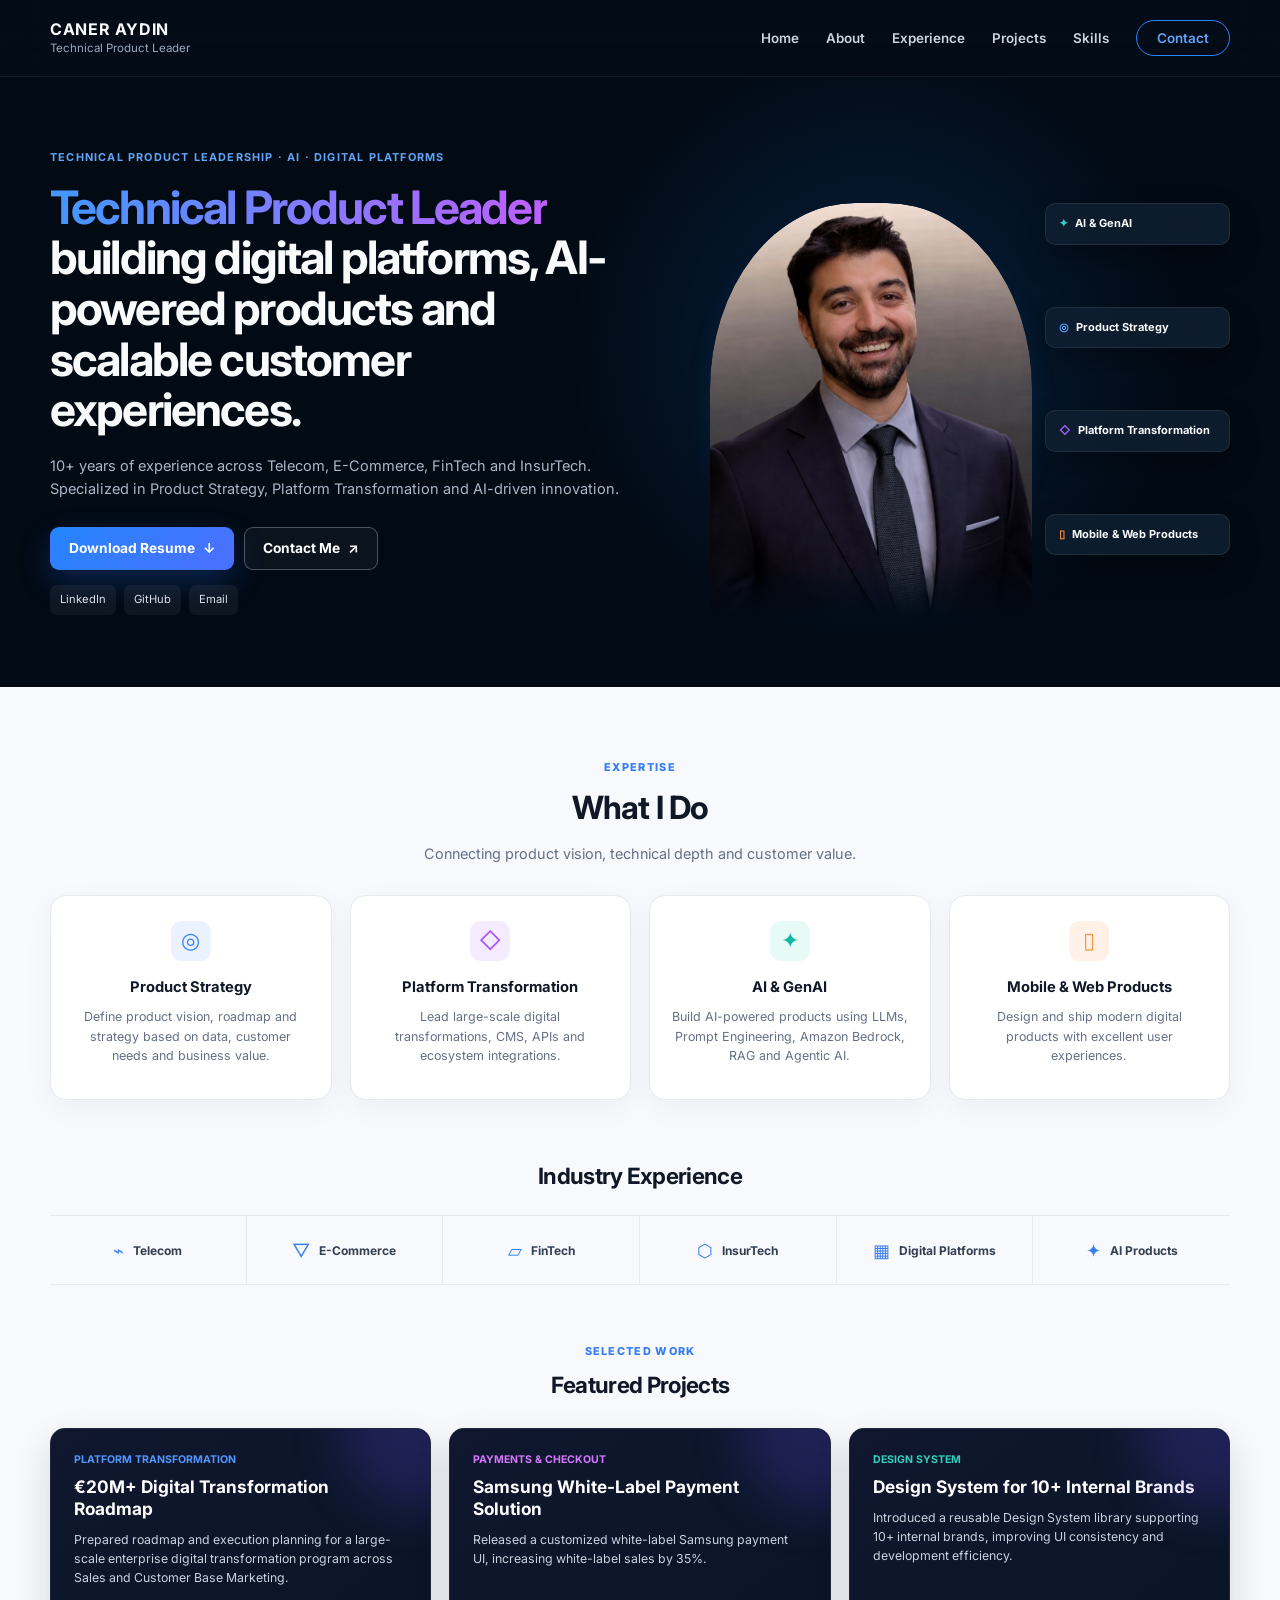
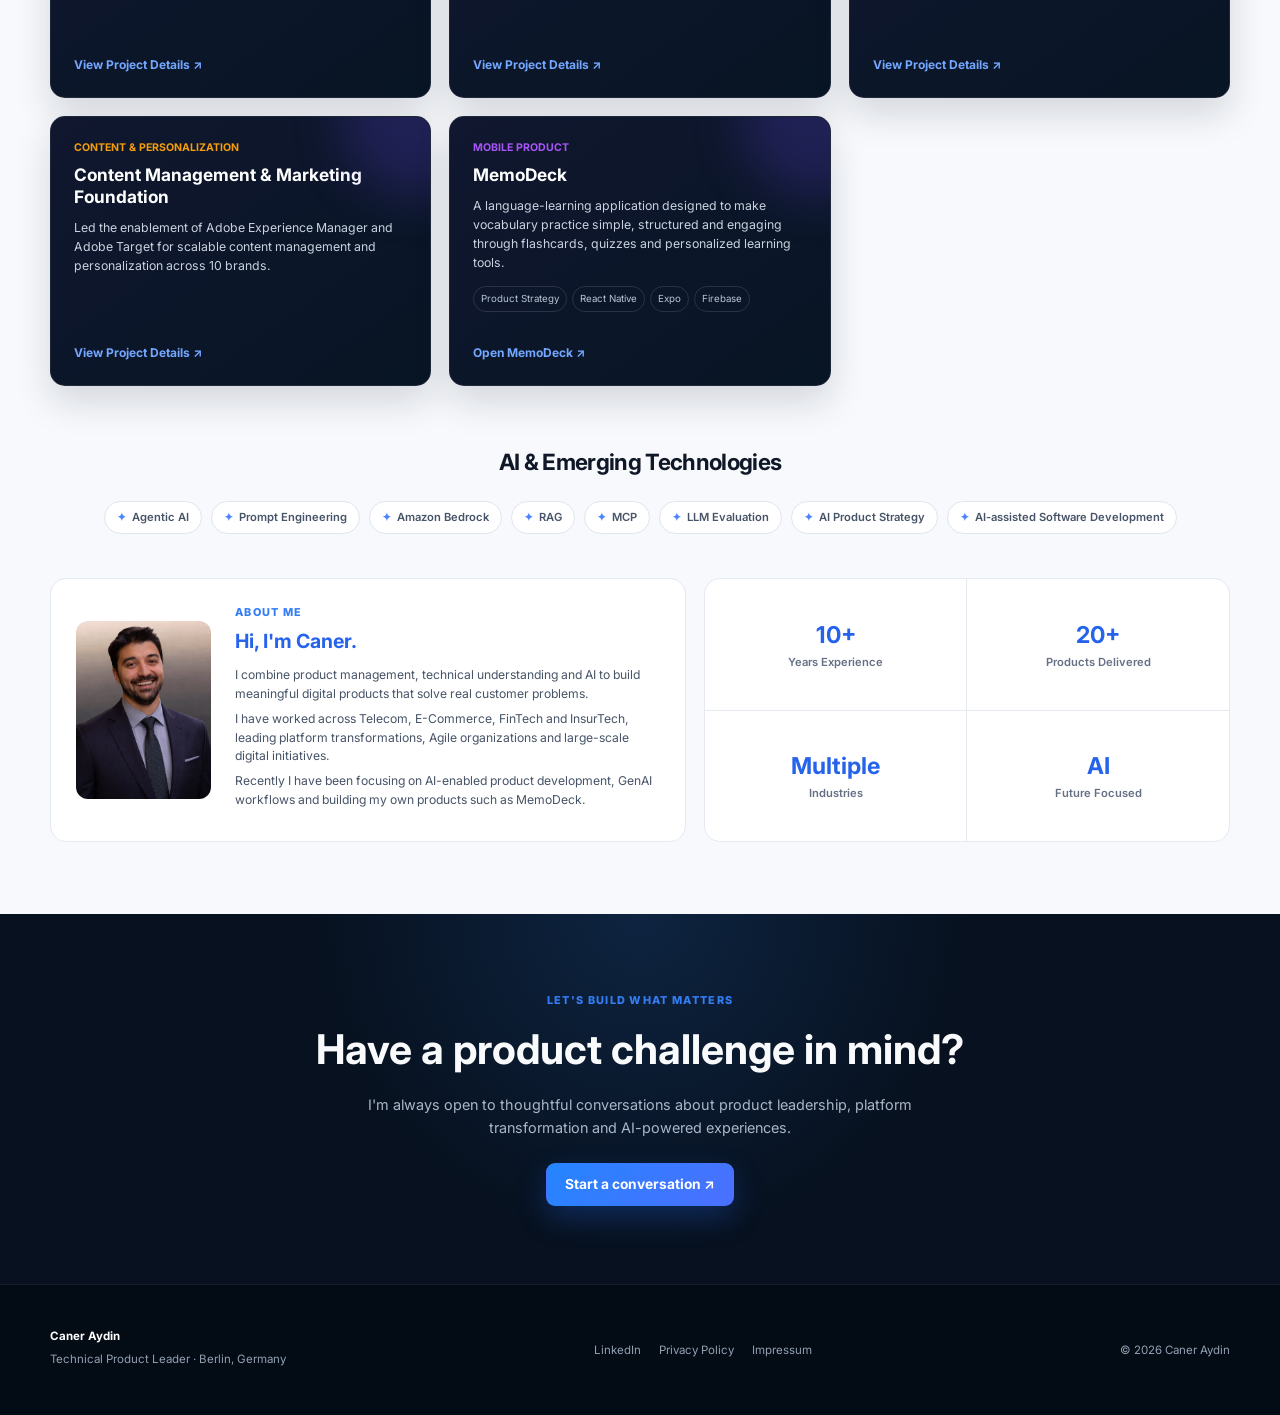
<file: index.html>
<!DOCTYPE html>
<html lang="en">
<head>
    <meta charset="UTF-8">
    <meta name="viewport" content="width=device-width, initial-scale=1.0">
    <title>Caner Aydin | Technical Product Leader | AI & Digital Platforms</title>
    <meta name="description" content="Caner Aydin is a Technical Product Leader specializing in AI-powered products, product strategy, platform transformation, and mobile and web experiences.">
    <link rel="preconnect" href="https://fonts.googleapis.com">
    <link rel="preconnect" href="https://fonts.gstatic.com" crossorigin>
    <link href="https://fonts.googleapis.com/css2?family=Inter:wght@400;500;600;700;800&display=swap" rel="stylesheet">
    <link rel="stylesheet" href="style.css">
</head>
<body>
<a href="#main-content" class="skip-link">Skip to main content</a>
<header class="site-header">
    <nav aria-label="Primary navigation">
        <a href="#" class="brand-link"><strong>CANER AYDIN</strong><span>Technical Product Leader</span></a>
        <input type="checkbox" id="menu-toggle" class="menu-toggle" aria-label="Toggle navigation menu">
        <label for="menu-toggle" class="menu-button"><span class="sr-only">Menu</span><span></span><span></span><span></span></label>
        <ul id="primary-menu" class="nav-menu">
            <li><a href="#home">Home</a></li><li><a href="#about">About</a></li><li><a href="#experience">Experience</a></li><li><a href="#projects">Projects</a></li><li><a href="#skills">Skills</a></li><li><a href="#contact" class="nav-cta">Contact</a></li>
        </ul>
    </nav>
</header>
<main id="main-content">
    <section id="home" class="hero" aria-labelledby="hero-title">
        <div class="hero-content">
            <p class="eyebrow">Technical Product Leadership · AI · Digital Platforms</p>
            <h1 id="hero-title"><span>Technical Product Leader</span> building digital platforms, AI-powered products and scalable customer experiences.</h1>
            <p class="hero-copy">10+ years of experience across Telecom, E-Commerce, FinTech and InsurTech. Specialized in Product Strategy, Platform Transformation and AI-driven innovation.</p>
            <div class="hero-actions"><a href="assets/cv/Caner_Aydin_CV.pdf" class="btn" download>Download Resume <span aria-hidden="true">↓</span></a><a href="mailto:c.caneraydin@gmail.com" class="btn btn-secondary">Contact Me <span aria-hidden="true">↗</span></a></div>
            <div class="social-links" aria-label="Social links">
                <a href="https://www.linkedin.com/in/cnraydin/" target="_blank" rel="noopener noreferrer">LinkedIn</a><a href="https://github.com/cnraydinn" target="_blank" rel="noopener noreferrer">GitHub</a><a href="mailto:c.caneraydin@gmail.com">Email</a>
            </div>
        </div>
        <div class="hero-visual" aria-label="Caner Aydin and key capabilities">
            <div class="portrait-glow"></div><img src="assets/image/profilphoto.png" alt="Portrait of Caner Aydin" class="portrait">
            <span class="capability capability-ai">AI &amp; GenAI</span><span class="capability capability-strategy">Product Strategy</span><span class="capability capability-platform">Platform Transformation</span><span class="capability capability-mobile">Mobile &amp; Web Products</span>
        </div>
    </section>

    <section id="expertise" class="light-section" aria-labelledby="expertise-title">
        <div class="section-heading"><p class="section-kicker">Expertise</p><h2 id="expertise-title">What I Do</h2><p>Connecting product vision, technical depth and customer value.</p></div>
        <div class="focus-grid">
            <article class="focus-card"><span class="card-icon">◎</span><h3>Product Strategy</h3><p>Define product vision, roadmap and strategy based on data, customer needs and business value.</p></article>
            <article class="focus-card"><span class="card-icon purple">◇</span><h3>Platform Transformation</h3><p>Lead large-scale digital transformations, CMS, APIs and ecosystem integrations.</p></article>
            <article class="focus-card"><span class="card-icon teal">✦</span><h3>AI &amp; GenAI</h3><p>Build AI-powered products using LLMs, Prompt Engineering, Amazon Bedrock, RAG and Agentic AI.</p></article>
            <article class="focus-card"><span class="card-icon orange">▯</span><h3>Mobile &amp; Web Products</h3><p>Design and ship modern digital products with excellent user experiences.</p></article>
        </div>

        <div id="experience" class="industry-block"><div class="section-heading compact"><h2>Industry Experience</h2></div><div class="industry-row"><span>⌁ <b>Telecom</b></span><span>▽ <b>E-Commerce</b></span><span>▱ <b>FinTech</b></span><span>⬡ <b>InsurTech</b></span><span>▦ <b>Digital Platforms</b></span><span>✦ <b>AI Products</b></span></div></div>

        <div id="projects" class="projects-block"><div class="section-heading compact"><p class="section-kicker">Selected work</p><h2>Featured Projects</h2></div>
            <div class="project-grid">
                <a class="project-card transformation" href="projects/digital-transformation-roadmap/"><p class="project-label">Platform Transformation</p><h3>€20M+ Digital Transformation Roadmap</h3><p>Prepared roadmap and execution planning for a large-scale enterprise digital transformation program across Sales and Customer Base Marketing.</p><span class="project-link">View Project Details ↗</span></a>
                <a class="project-card samsung" href="projects/samsung-payment-solution/"><p class="project-label">Payments &amp; Checkout</p><h3>Samsung White-Label Payment Solution</h3><p>Released a customized white-label Samsung payment UI, increasing white-label sales by 35%.</p><span class="project-link">View Project Details ↗</span></a>
                <a class="project-card design-system" href="projects/design-system-library/"><p class="project-label">Design System</p><h3>Design System for 10+ Internal Brands</h3><p>Introduced a reusable Design System library supporting 10+ internal brands, improving UI consistency and development efficiency.</p><span class="project-link">View Project Details ↗</span></a>
                <a class="project-card content-foundation" href="projects/content-management-marketing-foundation/"><p class="project-label">Content &amp; Personalization</p><h3>Content Management &amp; Marketing Foundation</h3><p>Led the enablement of Adobe Experience Manager and Adobe Target for scalable content management and personalization across 10 brands.</p><span class="project-link">View Project Details ↗</span></a>
                <a class="project-card memodeck" href="https://app.memodeckapp.com" target="_blank" rel="noopener noreferrer"><p class="project-label">Mobile Product</p><h3>MemoDeck</h3><p>A language-learning application designed to make vocabulary practice simple, structured and engaging through flashcards, quizzes and personalized learning tools.</p><div class="project-tags"><span>Product Strategy</span><span>React Native</span><span>Expo</span><span>Firebase</span></div><span class="project-link">Open MemoDeck ↗</span></a>
            </div>
        </div>

        <div id="skills" class="skills-block"><div class="section-heading compact"><h2>AI &amp; Emerging Technologies</h2></div><div class="pill-row"><span>Agentic AI</span><span>Prompt Engineering</span><span>Amazon Bedrock</span><span>RAG</span><span>MCP</span><span>LLM Evaluation</span><span>AI Product Strategy</span><span>AI-assisted Software Development</span></div></div>

        <div id="about" class="about-grid">
            <article class="about-card"><img src="assets/image/profilphoto.png" alt="Caner Aydin"><div><p class="section-kicker">About me</p><h2>Hi, I'm Caner.</h2><p>I combine product management, technical understanding and AI to build meaningful digital products that solve real customer problems.</p><p>I have worked across Telecom, E-Commerce, FinTech and InsurTech, leading platform transformations, Agile organizations and large-scale digital initiatives.</p><p>Recently I have been focusing on AI-enabled product development, GenAI workflows and building my own products such as MemoDeck.</p></div></article>
            <div class="stats-grid" aria-label="Experience highlights"><div><strong>10+</strong><span>Years Experience</span></div><div><strong>20+</strong><span>Products Delivered</span></div><div><strong>Multiple</strong><span>Industries</span></div><div><strong>AI</strong><span>Future Focused</span></div></div>
        </div>
    </section>

    <section id="contact" class="contact-section" aria-labelledby="contact-title"><p class="section-kicker">Let's build what matters</p><h2 id="contact-title">Have a product challenge in mind?</h2><p>I'm always open to thoughtful conversations about product leadership, platform transformation and AI-powered experiences.</p><a href="mailto:c.caneraydin@gmail.com" class="btn">Start a conversation ↗</a></section>
</main>
<footer><div class="footer-inner"><div><strong>Caner Aydin</strong><p>Technical Product Leader · Berlin, Germany</p></div><nav aria-label="Footer navigation"><a href="https://www.linkedin.com/in/cnraydin/" target="_blank" rel="noopener noreferrer">LinkedIn</a><a href="privacy-policy/">Privacy Policy</a><a href="impressum/">Impressum</a></nav><p>© 2026 Caner Aydin</p></div></footer>
<script src="script.js"></script><script async src="https://scripts.simpleanalyticscdn.com/latest.js"></script>
</body>
</html>
</file>
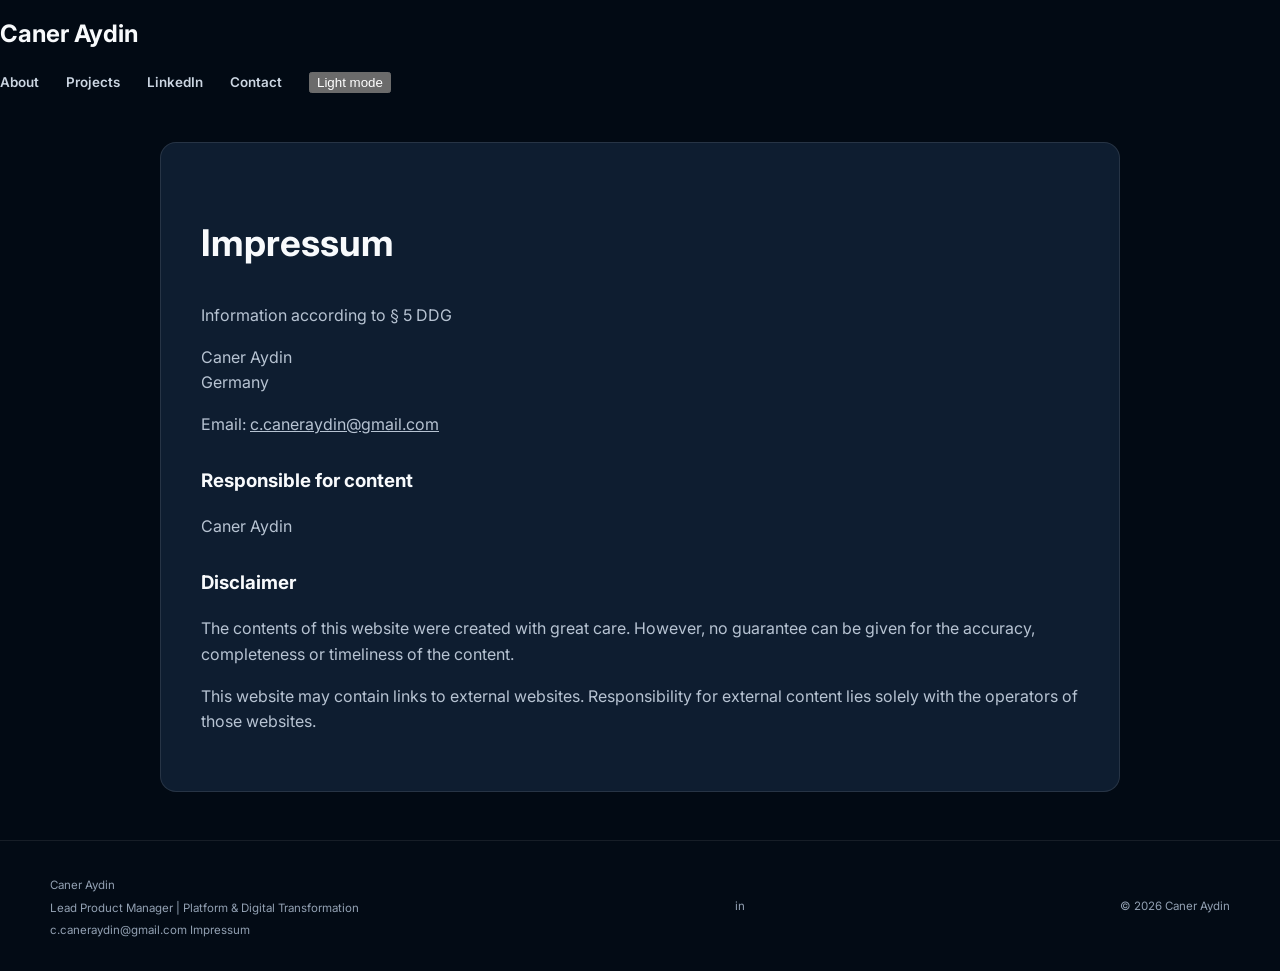
<file: impressum/index.html>
<!DOCTYPE html>
<html lang="en">

<head>
    <meta charset="UTF-8">
    <meta name="viewport" content="width=device-width, initial-scale=1.0">
    <title>Impressum | Caner Aydin | Lead Product Manager | Platform & Digital Transformation</title>
    <meta name="description" content="Portfolio of Caner Aydin, Lead Product Manager focused on platform transformation, digital channels, checkout, payments, design systems, CMS, AEM, Adobe Target, and API-driven product delivery.">

    <link rel="preconnect" href="https://fonts.googleapis.com">
    <link rel="preconnect" href="https://fonts.gstatic.com" crossorigin>
    <link href="https://fonts.googleapis.com/css2?family=Inter:wght@400;500;600;700;800&display=swap" rel="stylesheet">
    <link rel="stylesheet" href="../style.css">
</head>

<body>

<a href="#main-content" class="skip-link">Skip to main content</a>

<header>
    <nav aria-label="Primary navigation">
        <h1><a href="../index.html" class="brand-link">Caner Aydin</a></h1>

        <input type="checkbox" id="menu-toggle" class="menu-toggle" aria-label="Toggle navigation menu">
        <label for="menu-toggle" class="menu-button">
            <span class="sr-only">Menu</span>
            <span></span>
            <span></span>
            <span></span>
        </label>

        <ul id="primary-menu" class="nav-menu">
            <li><a href="../index.html#about">About</a></li>
            <li><a href="../index.html#projects">Projects</a></li>
            <li>
                <a href="https://www.linkedin.com/in/cnraydin/" class="nav-icon-link" target="_blank" rel="noopener noreferrer" aria-label="Caner Aydin on LinkedIn">
                    <span>LinkedIn</span>
                </a>
            </li>
            <li><a href="../index.html#contact">Contact</a></li>
            <li class="theme-toggle-item">
                <button type="button" class="theme-toggle" data-theme-toggle aria-label="Switch to light mode">
                    <span data-theme-toggle-text>Light mode</span>
                </button>
            </li>
        </ul>
    </nav>
</header>

<main id="main-content" class="legal-page">
    <section id="impressum" class="legal-card" aria-labelledby="impressum-title">
        <h2 id="impressum-title">Impressum</h2>

        <p>
            Information according to § 5 DDG
        </p>

        <p>
            Caner Aydin<br>
            Germany
        </p>

        <p>
            Email: <a href="mailto:c.caneraydin@gmail.com">c.caneraydin@gmail.com</a>
        </p>

        <h3>Responsible for content</h3>

        <p>
            Caner Aydin
        </p>

        <h3>Disclaimer</h3>

        <p>
            The contents of this website were created with great care.
            However, no guarantee can be given for the accuracy, completeness
            or timeliness of the content.
        </p>

        <p>
            This website may contain links to external websites.
            Responsibility for external content lies solely with the operators
            of those websites.
        </p>
    </section>
</main>

<footer id="footer">
    <div class="footer-inner">
        <div class="footer-profile">
            <p class="footer-name">Caner Aydin</p>
            <p>Lead Product Manager | Platform & Digital Transformation</p>
            <a href="mailto:c.caneraydin@gmail.com">c.caneraydin@gmail.com</a>
            <a href="../impressum/" target="_blank" rel="noopener noreferrer">Impressum</a>
        </div>

        <div class="footer-socials" aria-label="Social links">
            <a href="https://www.linkedin.com/in/cnraydin/" target="_blank" rel="noopener noreferrer" aria-label="Caner Aydin on LinkedIn">
                <span aria-hidden="true">in</span>
            </a>
        </div>

        <div class="footer-meta">
            <p>© 2026 Caner Aydin</p>
        </div>
    </div>
</footer>

<script src="../script.js"></script>
</body>

</html>
</file>
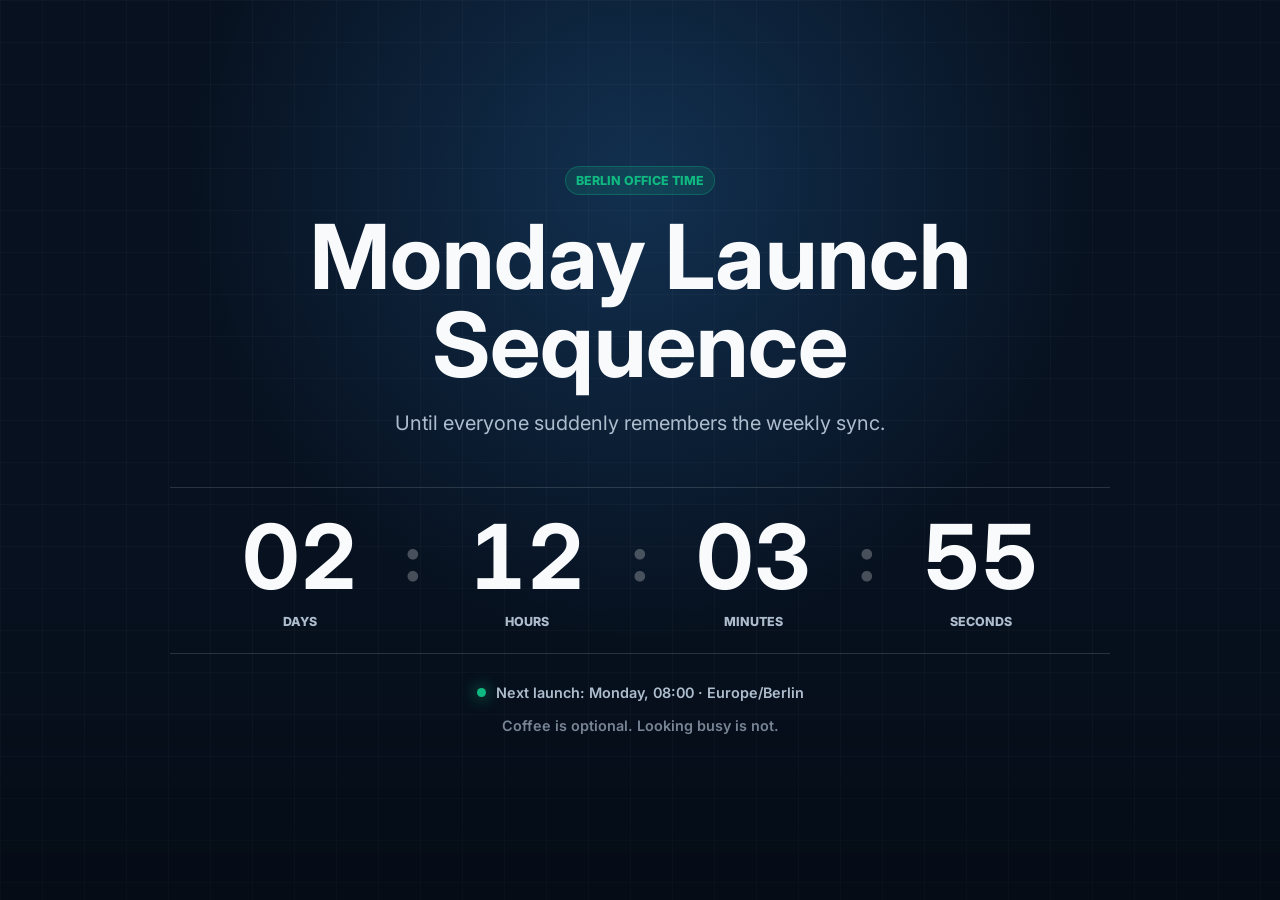
<file: monday/index.html>
<!DOCTYPE html>
<html lang="en">

<head>
    <meta charset="UTF-8">
    <meta name="viewport" content="width=device-width, initial-scale=1.0">
    <meta name="robots" content="noindex, nofollow">
    <meta name="description" content="A very serious countdown to Monday at 08:00 Berlin time.">
    <title>Monday Launch Sequence</title>

    <link rel="preconnect" href="https://fonts.googleapis.com">
    <link rel="preconnect" href="https://fonts.gstatic.com" crossorigin>
    <link href="https://fonts.googleapis.com/css2?family=Inter:wght@500;600;700;800&display=swap" rel="stylesheet">
    <link rel="stylesheet" href="style.css">
</head>

<body>
    <canvas id="fireworks" aria-hidden="true"></canvas>

    <main>
        <p class="eyebrow">Berlin office time</p>
        <h1>Monday Launch Sequence</h1>
        <p class="intro">Until everyone suddenly remembers the weekly sync.</p>

        <section class="countdown" aria-label="Countdown to Monday at 08:00" aria-live="polite">
            <div class="time-unit">
                <strong id="days">00</strong>
                <span>Days</span>
            </div>
            <div class="separator" aria-hidden="true">:</div>
            <div class="time-unit">
                <strong id="hours">00</strong>
                <span>Hours</span>
            </div>
            <div class="separator" aria-hidden="true">:</div>
            <div class="time-unit">
                <strong id="minutes">00</strong>
                <span>Minutes</span>
            </div>
            <div class="separator" aria-hidden="true">:</div>
            <div class="time-unit">
                <strong id="seconds">00</strong>
                <span>Seconds</span>
            </div>
        </section>

        <div class="status">
            <span class="status-light" aria-hidden="true"></span>
            <p id="status-text">Next launch: Monday, 08:00 · Europe/Berlin</p>
        </div>

        <p class="fine-print">Coffee is optional. Looking busy is not.</p>
    </main>

    <script src="script.js"></script>
</body>

</html>
</file>
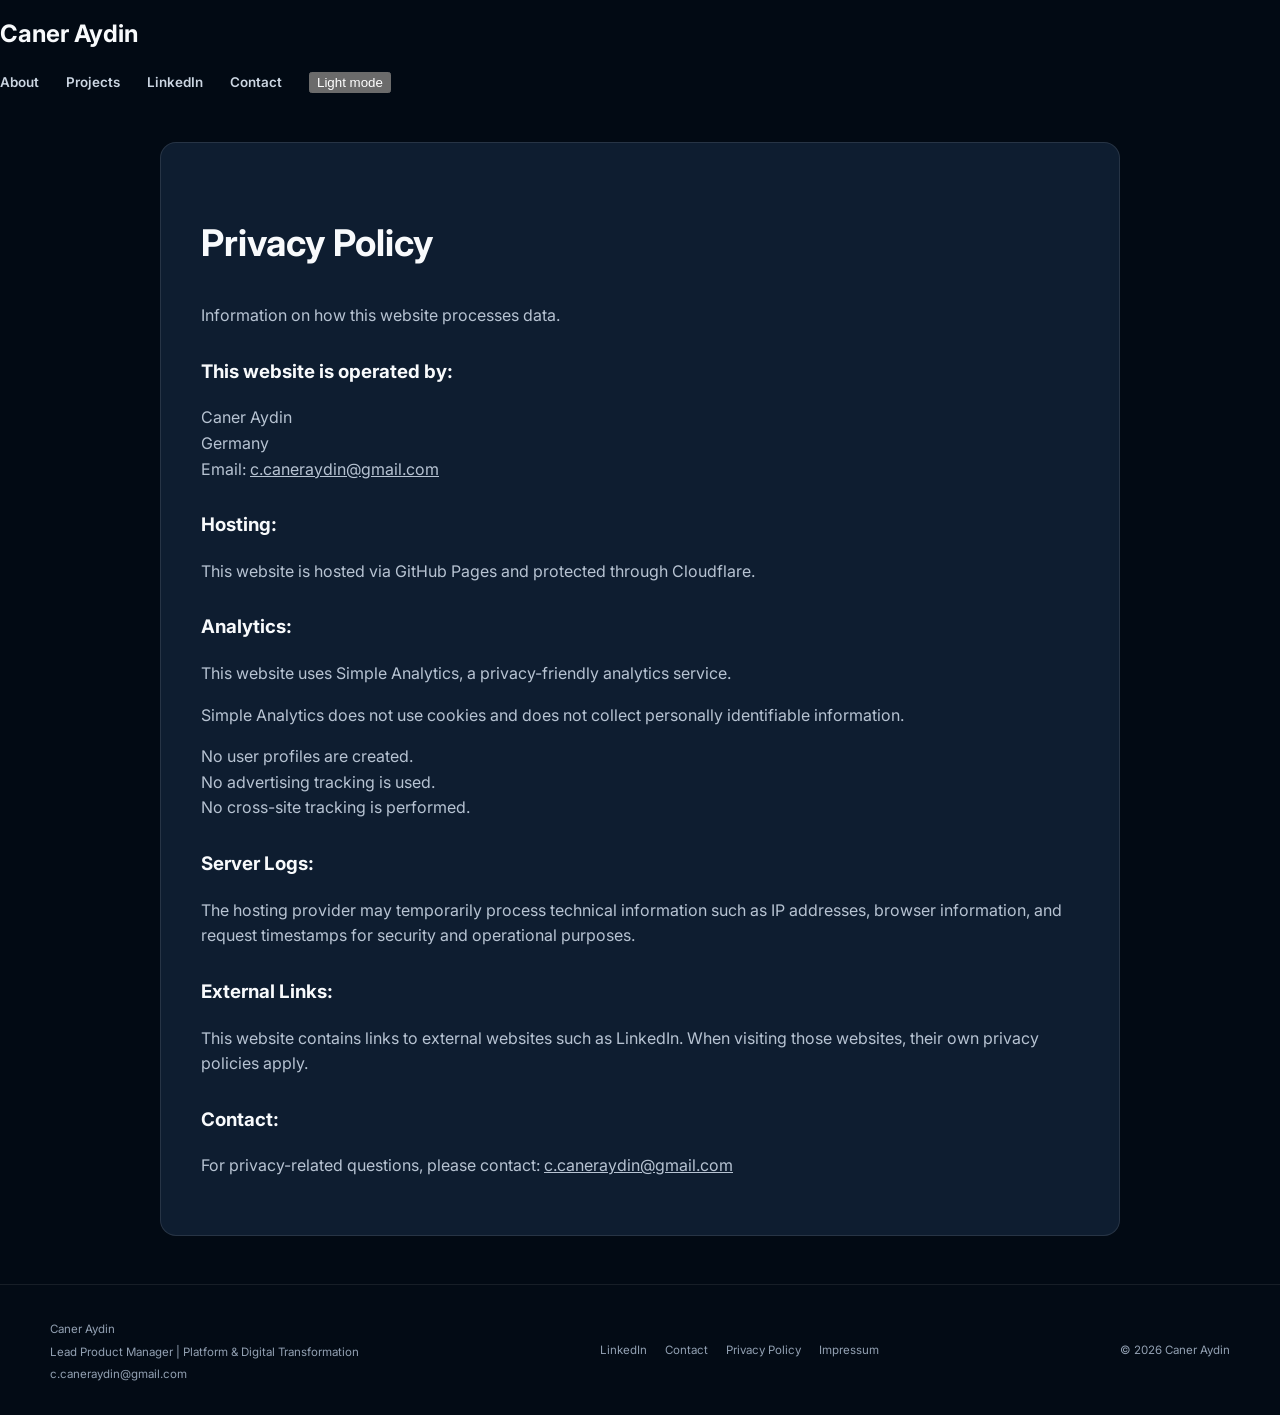
<file: privacy-policy/index.html>
<!DOCTYPE html>
<html lang="en">

<head>
    <meta charset="UTF-8">
    <meta name="viewport" content="width=device-width, initial-scale=1.0">
    <title>Privacy Policy | Caner Aydin</title>
    <meta name="description" content="Privacy policy for the personal portfolio website of Caner Aydin, including information about hosting, Simple Analytics, server logs, external links, and contact details.">

    <link rel="preconnect" href="https://fonts.googleapis.com">
    <link rel="preconnect" href="https://fonts.gstatic.com" crossorigin>
    <link href="https://fonts.googleapis.com/css2?family=Inter:wght@400;500;600;700;800&display=swap" rel="stylesheet">
    <link rel="stylesheet" href="../style.css">
</head>

<body>

<a href="#main-content" class="skip-link">Skip to main content</a>

<header>
    <nav aria-label="Primary navigation">
        <h1><a href="../index.html" class="brand-link">Caner Aydin</a></h1>

        <input type="checkbox" id="menu-toggle" class="menu-toggle" aria-label="Toggle navigation menu">
        <label for="menu-toggle" class="menu-button">
            <span class="sr-only">Menu</span>
            <span></span>
            <span></span>
            <span></span>
        </label>

        <ul id="primary-menu" class="nav-menu">
            <li><a href="../index.html#about">About</a></li>
            <li><a href="../index.html#projects">Projects</a></li>
            <li>
                <a href="https://www.linkedin.com/in/cnraydin/" class="nav-icon-link" target="_blank" rel="noopener noreferrer" aria-label="Caner Aydin on LinkedIn">
                    <span>LinkedIn</span>
                </a>
            </li>
            <li><a href="../index.html#contact">Contact</a></li>
            <li class="theme-toggle-item">
                <button type="button" class="theme-toggle" data-theme-toggle aria-label="Switch to light mode">
                    <span data-theme-toggle-text>Light mode</span>
                </button>
            </li>
        </ul>
    </nav>
</header>

<main id="main-content" class="legal-page">
    <section class="legal-card" aria-labelledby="privacy-title">
        <h2 id="privacy-title">Privacy Policy</h2>

        <p class="legal-subtitle">Information on how this website processes data.</p>

        <h3>This website is operated by:</h3>

        <p>
            Caner Aydin<br>
            Germany<br>
            Email: <a href="mailto:c.caneraydin@gmail.com">c.caneraydin@gmail.com</a>
        </p>

        <h3>Hosting:</h3>

        <p>
            This website is hosted via GitHub Pages and protected through Cloudflare.
        </p>

        <h3>Analytics:</h3>

        <p>
            This website uses Simple Analytics, a privacy-friendly analytics service.
        </p>

        <p>
            Simple Analytics does not use cookies and does not collect personally identifiable information.
        </p>

        <p>
            No user profiles are created.<br>
            No advertising tracking is used.<br>
            No cross-site tracking is performed.
        </p>

        <h3>Server Logs:</h3>

        <p>
            The hosting provider may temporarily process technical information such as IP addresses,
            browser information, and request timestamps for security and operational purposes.
        </p>

        <h3>External Links:</h3>

        <p>
            This website contains links to external websites such as LinkedIn. When visiting those websites,
            their own privacy policies apply.
        </p>

        <h3>Contact:</h3>

        <p>
            For privacy-related questions, please contact:
            <a href="mailto:c.caneraydin@gmail.com">c.caneraydin@gmail.com</a>
        </p>
    </section>
</main>

<footer id="footer">
    <div class="footer-inner">
        <div class="footer-profile">
            <p class="footer-name">Caner Aydin</p>
            <p>Lead Product Manager | Platform & Digital Transformation</p>
            <a href="mailto:c.caneraydin@gmail.com">c.caneraydin@gmail.com</a>
        </div>

        <nav class="footer-links" aria-label="Footer navigation">
            <a href="https://www.linkedin.com/in/cnraydin/" target="_blank" rel="noopener noreferrer">LinkedIn</a>
            <a href="../index.html#contact">Contact</a>
            <a href="../privacy-policy/" target="_blank" rel="noopener noreferrer">Privacy Policy</a>
            <a href="../impressum/" target="_blank" rel="noopener noreferrer">Impressum</a>
        </nav>

        <div class="footer-meta">
            <p>© 2026 Caner Aydin</p>
        </div>
    </div>
</footer>

<script src="../script.js"></script>
<script async src="https://scripts.simpleanalyticscdn.com/latest.js"></script>
</body>

</html>
</file>
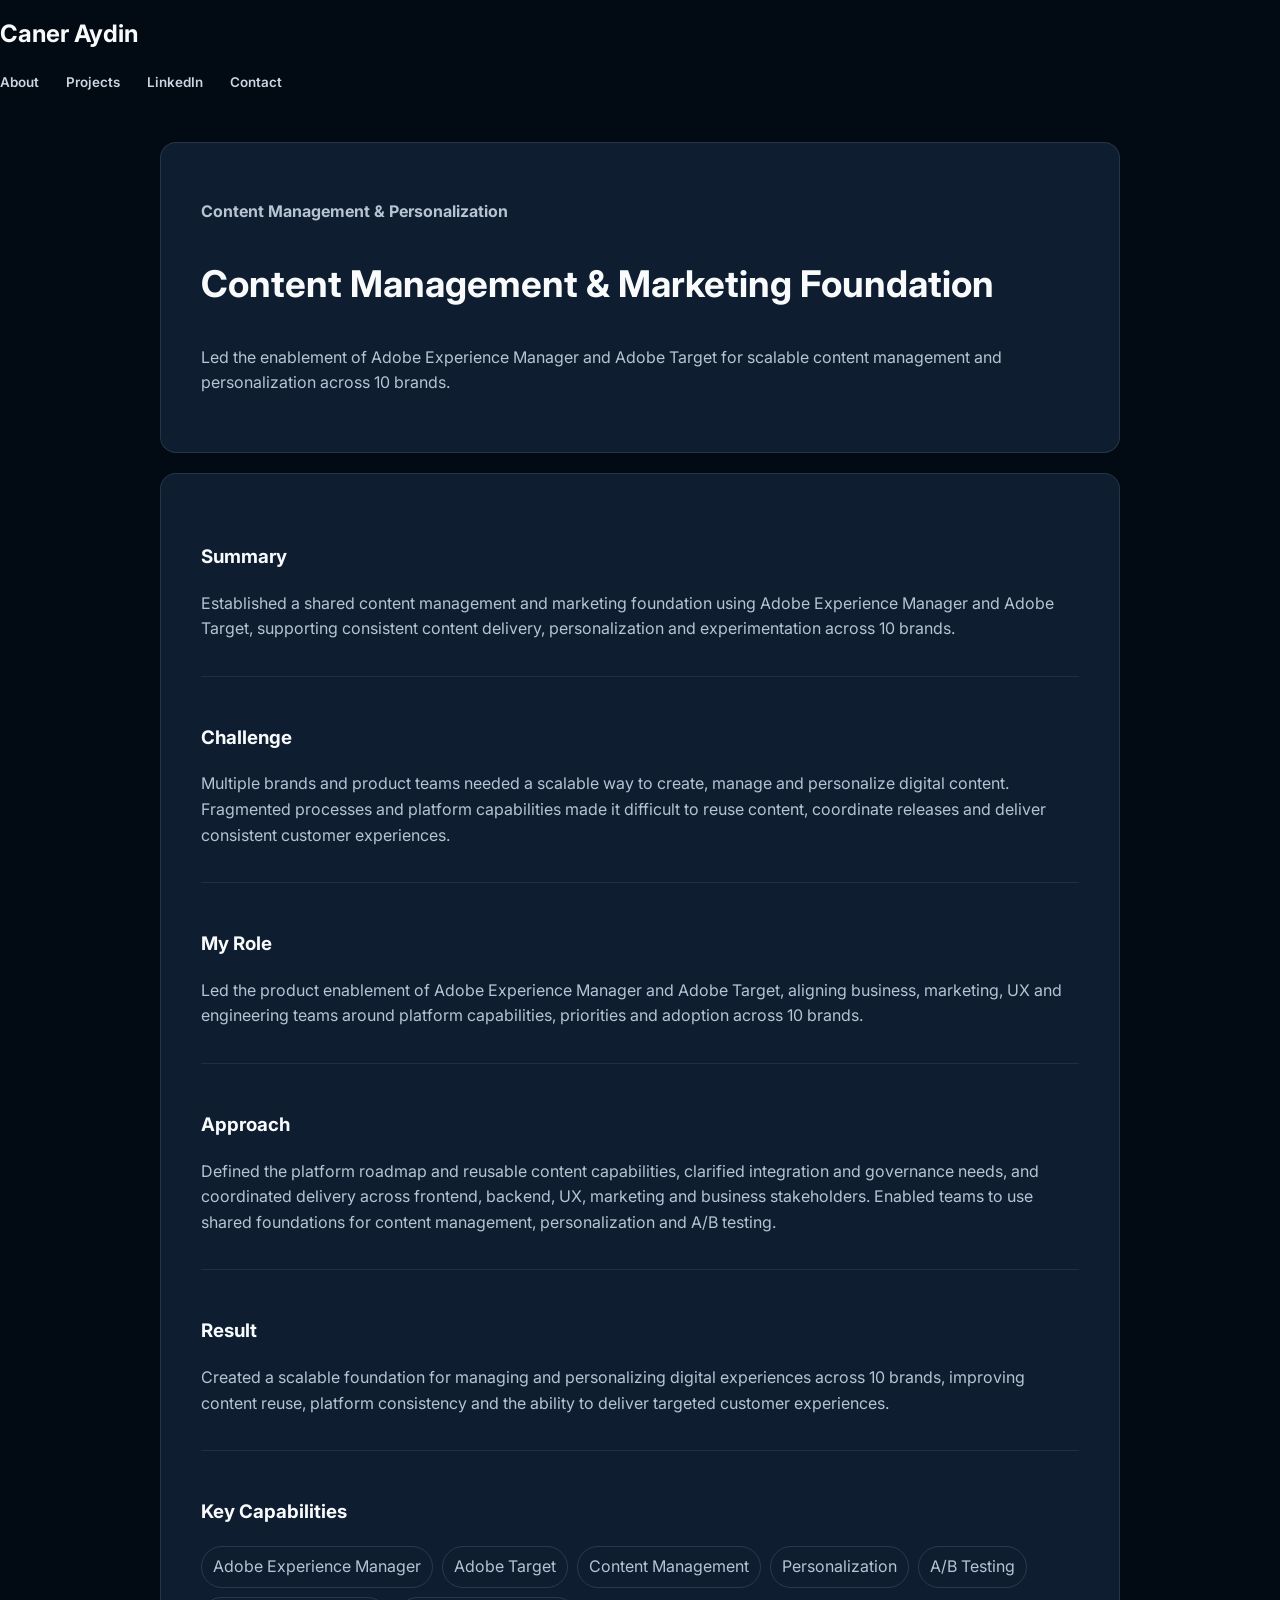
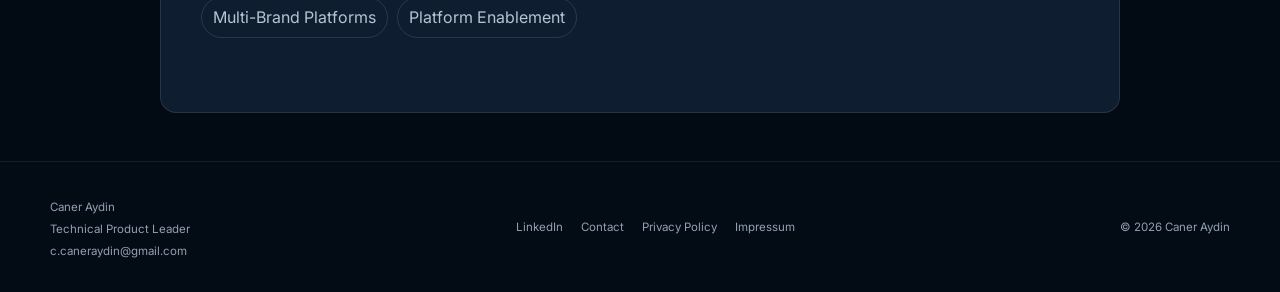
<file: projects/content-management-marketing-foundation/index.html>
<!DOCTYPE html>
<html lang="en">

<head>
    <meta charset="UTF-8">
    <meta name="viewport" content="width=device-width, initial-scale=1.0">
    <title>Content Management &amp; Marketing Foundation | Caner Aydin</title>
    <meta name="description" content="Enablement of Adobe Experience Manager and Adobe Target for scalable content management and personalization across 10 brands.">

    <link rel="preconnect" href="https://fonts.googleapis.com">
    <link rel="preconnect" href="https://fonts.gstatic.com" crossorigin>
    <link href="https://fonts.googleapis.com/css2?family=Inter:wght@400;500;600;700;800&display=swap" rel="stylesheet">
    <link rel="stylesheet" href="../../style.css">
</head>

<body>

<a href="#main-content" class="skip-link">Skip to main content</a>

<header>
    <nav aria-label="Primary navigation">
        <h1><a href="../../index.html" class="brand-link">Caner Aydin</a></h1>

        <input type="checkbox" id="menu-toggle" class="menu-toggle" aria-label="Toggle navigation menu">
        <label for="menu-toggle" class="menu-button">
            <span class="sr-only">Menu</span>
            <span></span>
            <span></span>
            <span></span>
        </label>

        <ul id="primary-menu" class="nav-menu">
            <li><a href="../../index.html#about">About</a></li>
            <li><a href="../../index.html#projects">Projects</a></li>
            <li>
                <a href="https://www.linkedin.com/in/cnraydin/" class="nav-icon-link" target="_blank" rel="noopener noreferrer" aria-label="Caner Aydin on LinkedIn">
                    <span>LinkedIn</span>
                </a>
            </li>
            <li><a href="../../index.html#contact">Contact</a></li>
        </ul>
    </nav>
</header>

<main id="main-content" class="project-detail">
    <section class="project-detail-hero" aria-labelledby="project-title">
        <p class="project-badge">Content Management &amp; Personalization</p>
        <h2 id="project-title">Content Management &amp; Marketing Foundation</h2>
        <p>Led the enablement of Adobe Experience Manager and Adobe Target for scalable content management and personalization across 10 brands.</p>
    </section>

    <section class="project-detail-content">
        <article>
            <h3>Summary</h3>
            <p>Established a shared content management and marketing foundation using Adobe Experience Manager and Adobe Target, supporting consistent content delivery, personalization and experimentation across 10 brands.</p>
        </article>

        <article>
            <h3>Challenge</h3>
            <p>Multiple brands and product teams needed a scalable way to create, manage and personalize digital content. Fragmented processes and platform capabilities made it difficult to reuse content, coordinate releases and deliver consistent customer experiences.</p>
        </article>

        <article>
            <h3>My Role</h3>
            <p>Led the product enablement of Adobe Experience Manager and Adobe Target, aligning business, marketing, UX and engineering teams around platform capabilities, priorities and adoption across 10 brands.</p>
        </article>

        <article>
            <h3>Approach</h3>
            <p>Defined the platform roadmap and reusable content capabilities, clarified integration and governance needs, and coordinated delivery across frontend, backend, UX, marketing and business stakeholders. Enabled teams to use shared foundations for content management, personalization and A/B testing.</p>
        </article>

        <article>
            <h3>Result</h3>
            <p>Created a scalable foundation for managing and personalizing digital experiences across 10 brands, improving content reuse, platform consistency and the ability to deliver targeted customer experiences.</p>
        </article>

        <article>
            <h3>Key Capabilities</h3>
            <ul class="capability-list">
                <li>Adobe Experience Manager</li>
                <li>Adobe Target</li>
                <li>Content Management</li>
                <li>Personalization</li>
                <li>A/B Testing</li>
                <li>Multi-Brand Platforms</li>
                <li>Platform Enablement</li>
            </ul>
        </article>
    </section>
</main>

<footer id="footer">
    <div class="footer-inner">
        <div class="footer-profile">
            <p class="footer-name">Caner Aydin</p>
            <p>Technical Product Leader</p>
            <a href="mailto:c.caneraydin@gmail.com">c.caneraydin@gmail.com</a>
        </div>

        <nav class="footer-links" aria-label="Footer navigation">
            <a href="https://www.linkedin.com/in/cnraydin/" target="_blank" rel="noopener noreferrer">LinkedIn</a>
            <a href="../../index.html#contact">Contact</a>
            <a href="../../privacy-policy/">Privacy Policy</a>
            <a href="../../impressum/">Impressum</a>
        </nav>

        <div class="footer-meta">
            <p>© 2026 Caner Aydin</p>
        </div>
    </div>
</footer>

<script src="../../script.js"></script>
<script async src="https://scripts.simpleanalyticscdn.com/latest.js"></script>
</body>

</html>
</file>
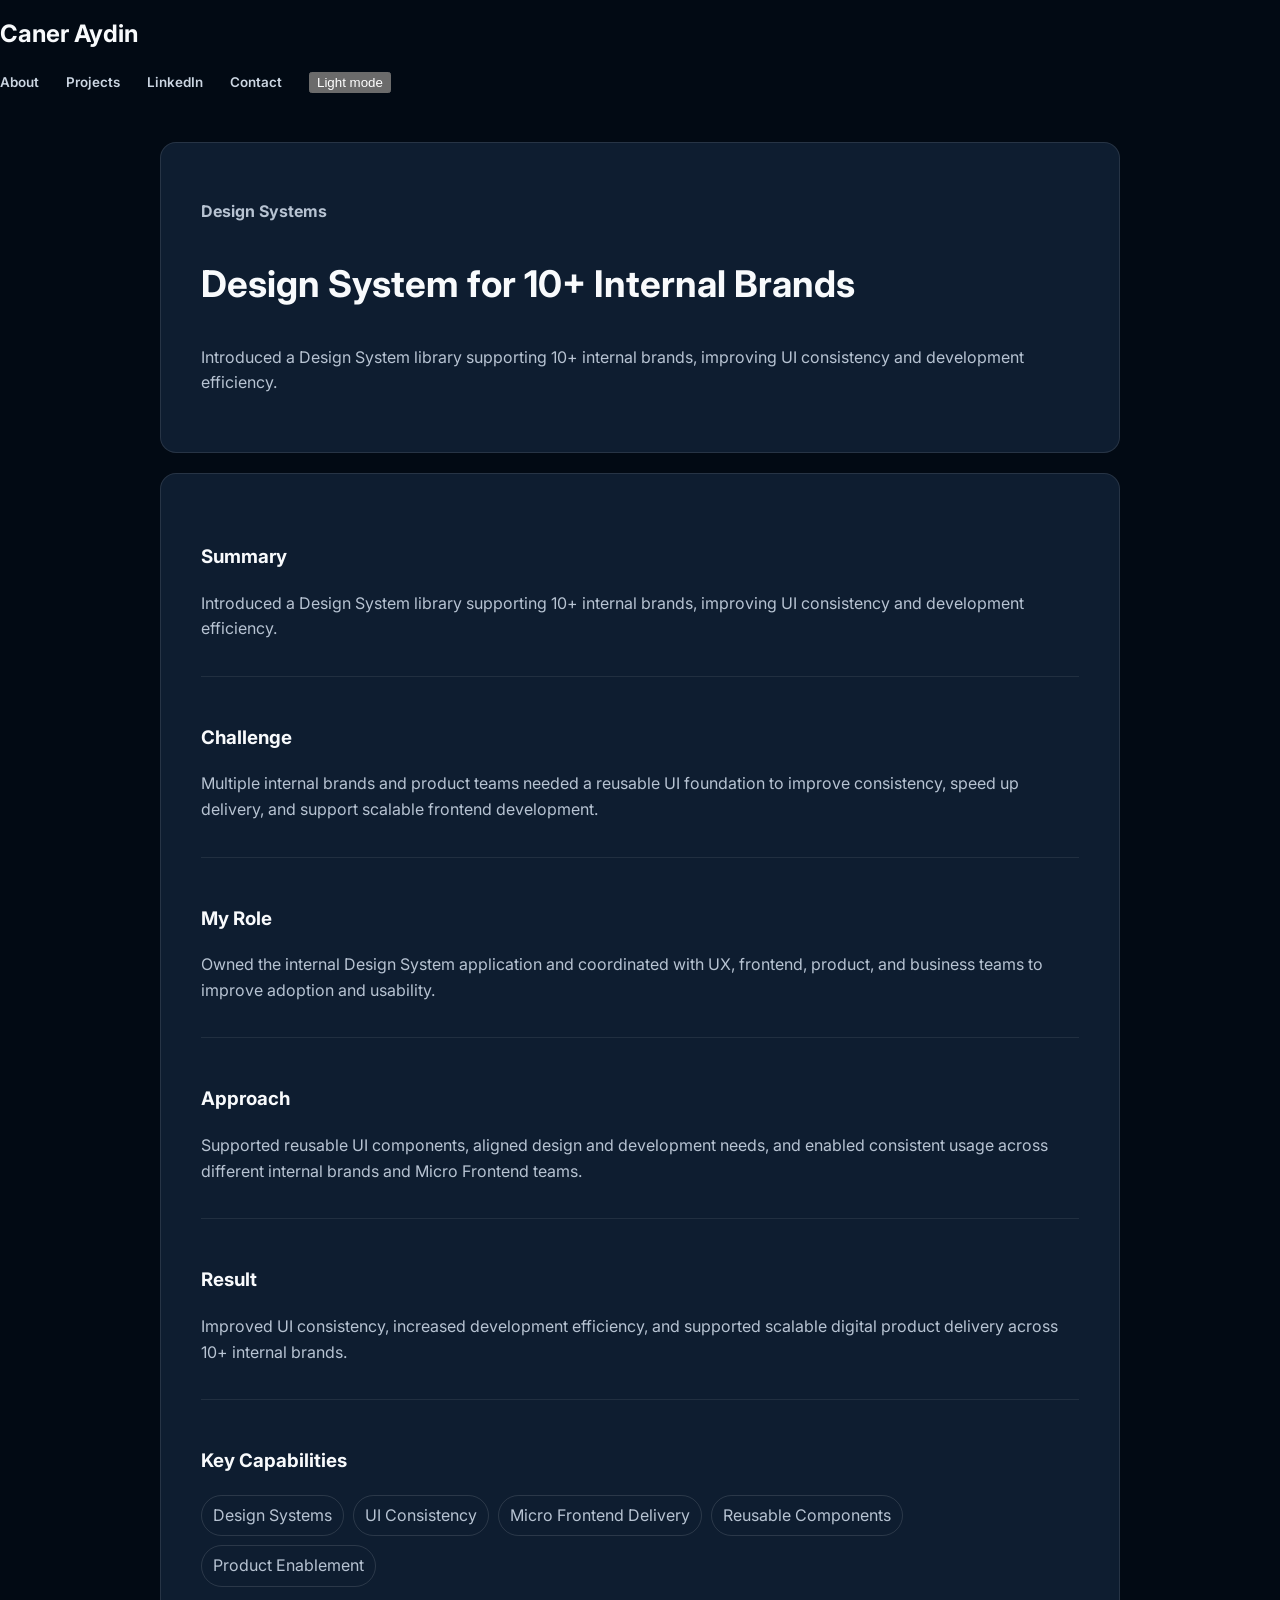
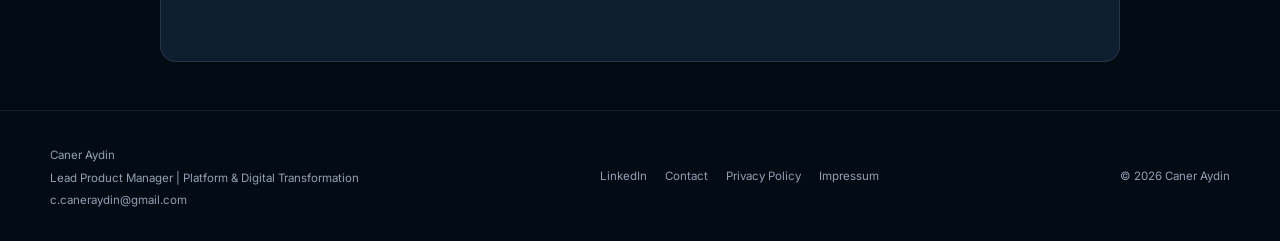
<file: projects/design-system-library/index.html>
<!DOCTYPE html>
<html lang="en">

<head>
    <meta charset="UTF-8">
    <meta name="viewport" content="width=device-width, initial-scale=1.0">
    <title>Design System for 10+ Internal Brands | Caner Aydin | Lead Product Manager | Platform & Digital Transformation</title>
    <meta name="description" content="Portfolio of Caner Aydin, Lead Product Manager focused on platform transformation, digital channels, checkout, payments, design systems, CMS, AEM, Adobe Target, and API-driven product delivery.">

    <link rel="preconnect" href="https://fonts.googleapis.com">
    <link rel="preconnect" href="https://fonts.gstatic.com" crossorigin>
    <link href="https://fonts.googleapis.com/css2?family=Inter:wght@400;500;600;700;800&display=swap" rel="stylesheet">
    <link rel="stylesheet" href="../../style.css">
</head>

<body>

<a href="#main-content" class="skip-link">Skip to main content</a>

<header>
    <nav aria-label="Primary navigation">
        <h1><a href="../../index.html" class="brand-link">Caner Aydin</a></h1>

        <input type="checkbox" id="menu-toggle" class="menu-toggle" aria-label="Toggle navigation menu">
        <label for="menu-toggle" class="menu-button">
            <span class="sr-only">Menu</span>
            <span></span>
            <span></span>
            <span></span>
        </label>

        <ul id="primary-menu" class="nav-menu">
            <li><a href="../../index.html#about">About</a></li>
            <li><a href="../../index.html#projects">Projects</a></li>
            <li>
                <a href="https://www.linkedin.com/in/cnraydin/" class="nav-icon-link" target="_blank" rel="noopener noreferrer" aria-label="Caner Aydin on LinkedIn">
                    <span>LinkedIn</span>
                </a>
            </li>
            <li><a href="../../index.html#contact">Contact</a></li>
            <li class="theme-toggle-item">
                <button type="button" class="theme-toggle" data-theme-toggle aria-label="Switch to light mode">
                    <span data-theme-toggle-text>Light mode</span>
                </button>
            </li>
        </ul>
    </nav>
</header>

<main id="main-content" class="project-detail">
    <section class="project-detail-hero" aria-labelledby="project-title">
        <p class="project-badge">Design Systems</p>
        <h2 id="project-title">Design System for 10+ Internal Brands</h2>
        <p>Introduced a Design System library supporting 10+ internal brands, improving UI consistency and development efficiency.</p>
    </section>

    <section class="project-detail-content">
        <article>
            <h3>Summary</h3>
            <p>Introduced a Design System library supporting 10+ internal brands, improving UI consistency and development efficiency.</p>
        </article>

        <article>
            <h3>Challenge</h3>
            <p>Multiple internal brands and product teams needed a reusable UI foundation to improve consistency, speed up delivery, and support scalable frontend development.</p>
        </article>

        <article>
            <h3>My Role</h3>
            <p>Owned the internal Design System application and coordinated with UX, frontend, product, and business teams to improve adoption and usability.</p>
        </article>

        <article>
            <h3>Approach</h3>
            <p>Supported reusable UI components, aligned design and development needs, and enabled consistent usage across different internal brands and Micro Frontend teams.</p>
        </article>

        <article>
            <h3>Result</h3>
            <p>Improved UI consistency, increased development efficiency, and supported scalable digital product delivery across 10+ internal brands.</p>
        </article>

        <article>
            <h3>Key Capabilities</h3>
            <ul class="capability-list">
                <li>Design Systems</li>
                <li>UI Consistency</li>
                <li>Micro Frontend Delivery</li>
                <li>Reusable Components</li>
                <li>Product Enablement</li>
            </ul>
        </article>
    </section>
</main>

<footer id="footer">
    <div class="footer-inner">
        <div class="footer-profile">
            <p class="footer-name">Caner Aydin</p>
            <p>Lead Product Manager | Platform & Digital Transformation</p>
            <a href="mailto:c.caneraydin@gmail.com">c.caneraydin@gmail.com</a>
        </div>

        <nav class="footer-links" aria-label="Footer navigation">
            <a href="https://www.linkedin.com/in/cnraydin/" target="_blank" rel="noopener noreferrer">LinkedIn</a>
            <a href="../../index.html#contact">Contact</a>
            <a href="../../privacy-policy/" target="_blank" rel="noopener noreferrer">Privacy Policy</a>
            <a href="../../impressum/" target="_blank" rel="noopener noreferrer">Impressum</a>
        </nav>

        <div class="footer-meta">
            <p>© 2026 Caner Aydin</p>
        </div>
    </div>
</footer>

<script src="../../script.js"></script>
<script async src="https://scripts.simpleanalyticscdn.com/latest.js"></script>
</body>

</html>
</file>
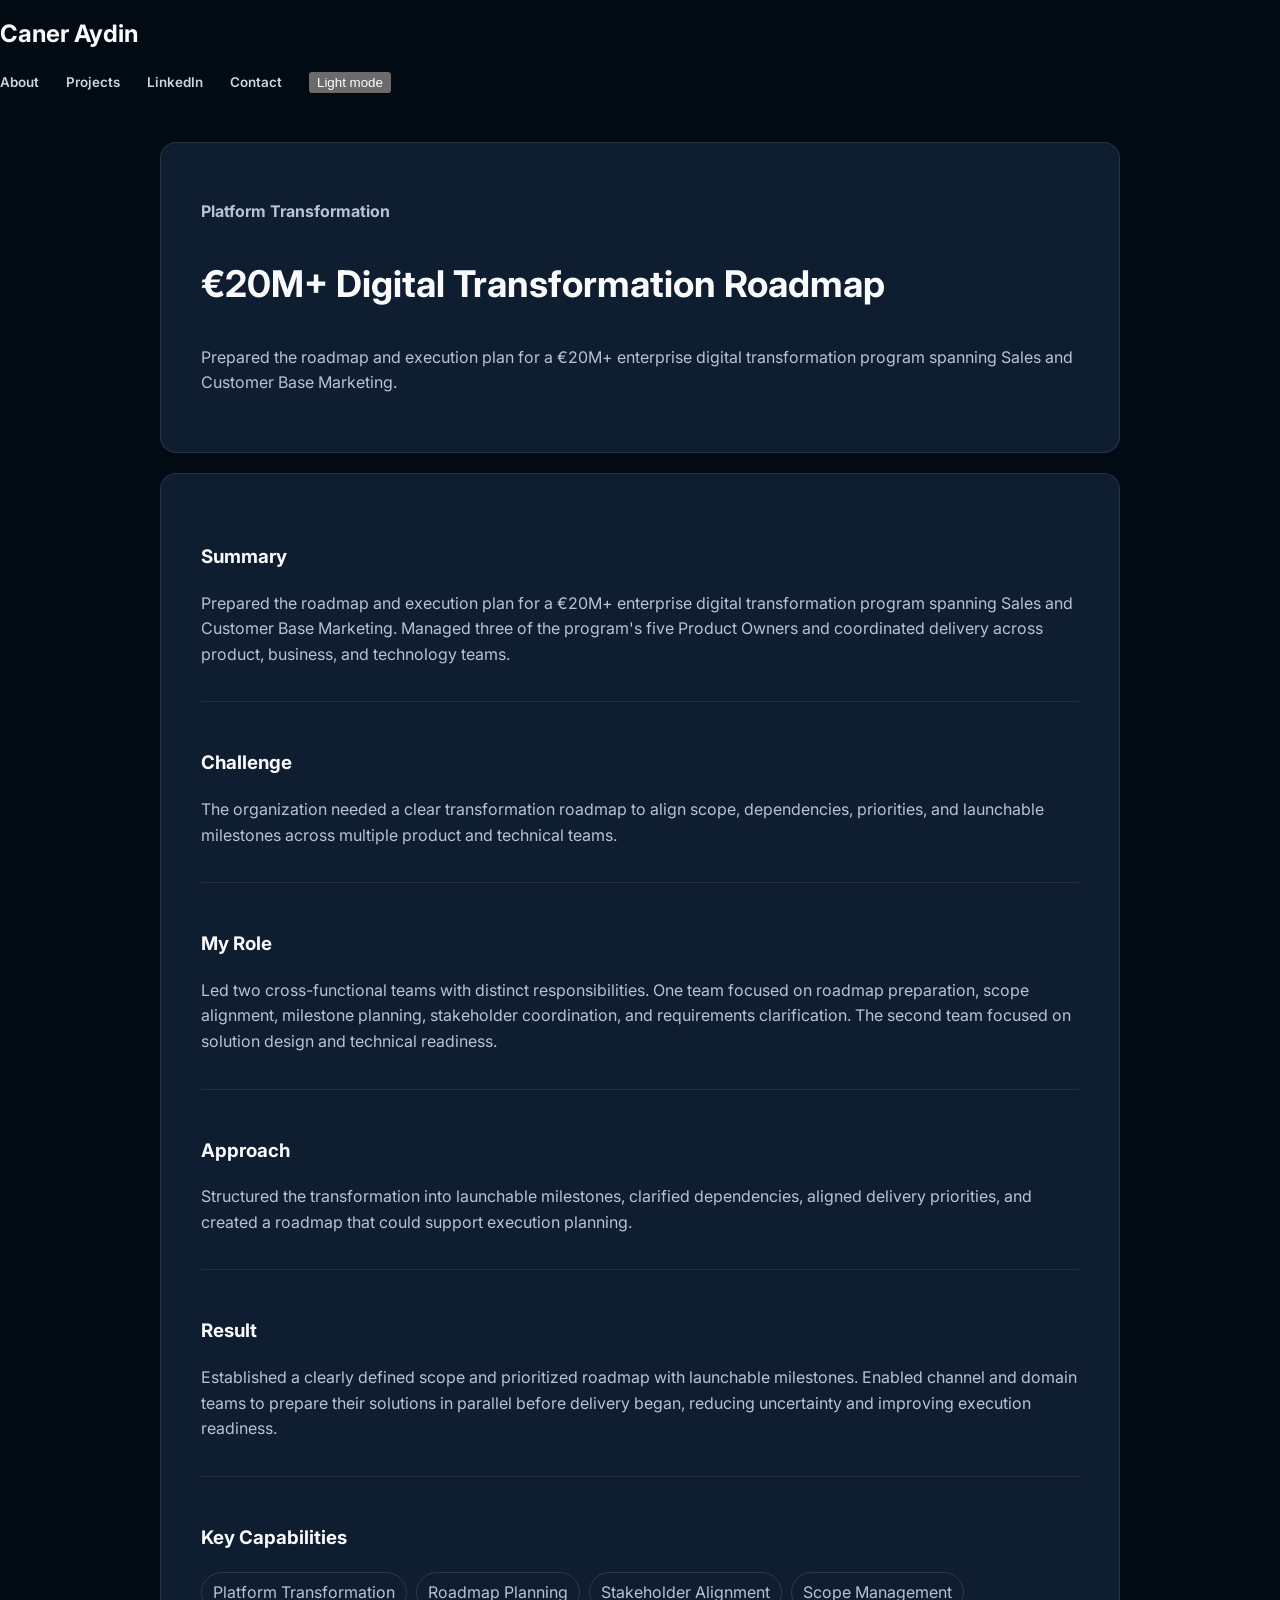
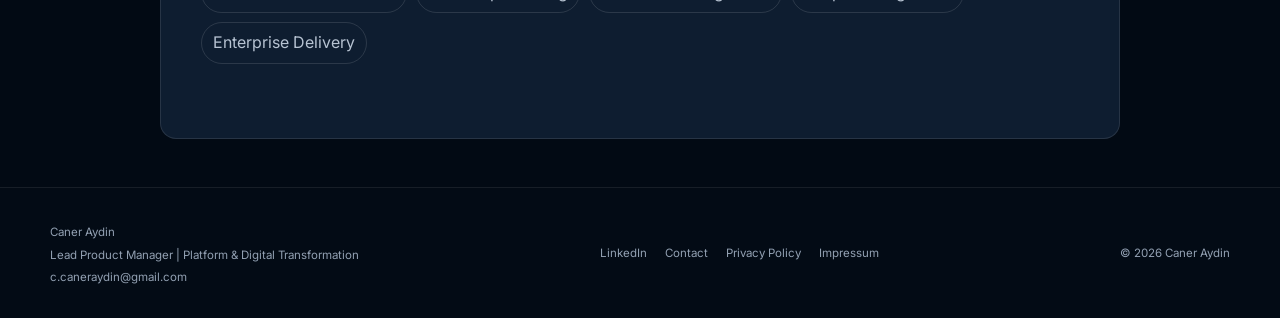
<file: projects/digital-transformation-roadmap/index.html>
<!DOCTYPE html>
<html lang="en">

<head>
    <meta charset="UTF-8">
    <meta name="viewport" content="width=device-width, initial-scale=1.0">
    <title>€20M+ Digital Transformation Roadmap | Caner Aydin | Lead Product Manager | Platform & Digital Transformation</title>
    <meta name="description" content="Portfolio of Caner Aydin, Lead Product Manager focused on platform transformation, digital channels, checkout, payments, design systems, CMS, AEM, Adobe Target, and API-driven product delivery.">

    <link rel="preconnect" href="https://fonts.googleapis.com">
    <link rel="preconnect" href="https://fonts.gstatic.com" crossorigin>
    <link href="https://fonts.googleapis.com/css2?family=Inter:wght@400;500;600;700;800&display=swap" rel="stylesheet">
    <link rel="stylesheet" href="../../style.css">
</head>

<body>

<a href="#main-content" class="skip-link">Skip to main content</a>

<header>
    <nav aria-label="Primary navigation">
        <h1><a href="../../index.html" class="brand-link">Caner Aydin</a></h1>

        <input type="checkbox" id="menu-toggle" class="menu-toggle" aria-label="Toggle navigation menu">
        <label for="menu-toggle" class="menu-button">
            <span class="sr-only">Menu</span>
            <span></span>
            <span></span>
            <span></span>
        </label>

        <ul id="primary-menu" class="nav-menu">
            <li><a href="../../index.html#about">About</a></li>
            <li><a href="../../index.html#projects">Projects</a></li>
            <li>
                <a href="https://www.linkedin.com/in/cnraydin/" class="nav-icon-link" target="_blank" rel="noopener noreferrer" aria-label="Caner Aydin on LinkedIn">
                    <span>LinkedIn</span>
                </a>
            </li>
            <li><a href="../../index.html#contact">Contact</a></li>
            <li class="theme-toggle-item">
                <button type="button" class="theme-toggle" data-theme-toggle aria-label="Switch to light mode">
                    <span data-theme-toggle-text>Light mode</span>
                </button>
            </li>
        </ul>
    </nav>
</header>

<main id="main-content" class="project-detail">
    <section class="project-detail-hero" aria-labelledby="project-title">
        <p class="project-badge">Platform Transformation</p>
        <h2 id="project-title">€20M+ Digital Transformation Roadmap</h2>
        <p>Prepared the roadmap and execution plan for a €20M+ enterprise digital transformation program spanning Sales and Customer Base Marketing.</p>
    </section>

    <section class="project-detail-content">
        <article>
            <h3>Summary</h3>
            <p>Prepared the roadmap and execution plan for a €20M+ enterprise digital transformation program spanning Sales and Customer Base Marketing. Managed three of the program's five Product Owners and coordinated delivery across product, business, and technology teams.</p>
        </article>

        <article>
            <h3>Challenge</h3>
            <p>The organization needed a clear transformation roadmap to align scope, dependencies, priorities, and launchable milestones across multiple product and technical teams.</p>
        </article>

        <article>
            <h3>My Role</h3>
            <p>Led two cross-functional teams with distinct responsibilities. One team focused on roadmap preparation, scope alignment, milestone planning, stakeholder coordination, and requirements clarification. The second team focused on solution design and technical readiness.</p>
        </article>

        <article>
            <h3>Approach</h3>
            <p>Structured the transformation into launchable milestones, clarified dependencies, aligned delivery priorities, and created a roadmap that could support execution planning.</p>
        </article>

        <article>
            <h3>Result</h3>
            <p>Established a clearly defined scope and prioritized roadmap with launchable milestones. Enabled channel and domain teams to prepare their solutions in parallel before delivery began, reducing uncertainty and improving execution readiness.</p>
        </article>

        <article>
            <h3>Key Capabilities</h3>
            <ul class="capability-list">
                <li>Platform Transformation</li>
                <li>Roadmap Planning</li>
                <li>Stakeholder Alignment</li>
                <li>Scope Management</li>
                <li>Enterprise Delivery</li>
            </ul>
        </article>
    </section>
</main>

<footer id="footer">
    <div class="footer-inner">
        <div class="footer-profile">
            <p class="footer-name">Caner Aydin</p>
            <p>Lead Product Manager | Platform & Digital Transformation</p>
            <a href="mailto:c.caneraydin@gmail.com">c.caneraydin@gmail.com</a>
        </div>

        <nav class="footer-links" aria-label="Footer navigation">
            <a href="https://www.linkedin.com/in/cnraydin/" target="_blank" rel="noopener noreferrer">LinkedIn</a>
            <a href="../../index.html#contact">Contact</a>
            <a href="../../privacy-policy/" target="_blank" rel="noopener noreferrer">Privacy Policy</a>
            <a href="../../impressum/" target="_blank" rel="noopener noreferrer">Impressum</a>
        </nav>

        <div class="footer-meta">
            <p>© 2026 Caner Aydin</p>
        </div>
    </div>
</footer>

<script src="../../script.js"></script>
<script async src="https://scripts.simpleanalyticscdn.com/latest.js"></script>
</body>

</html>
</file>
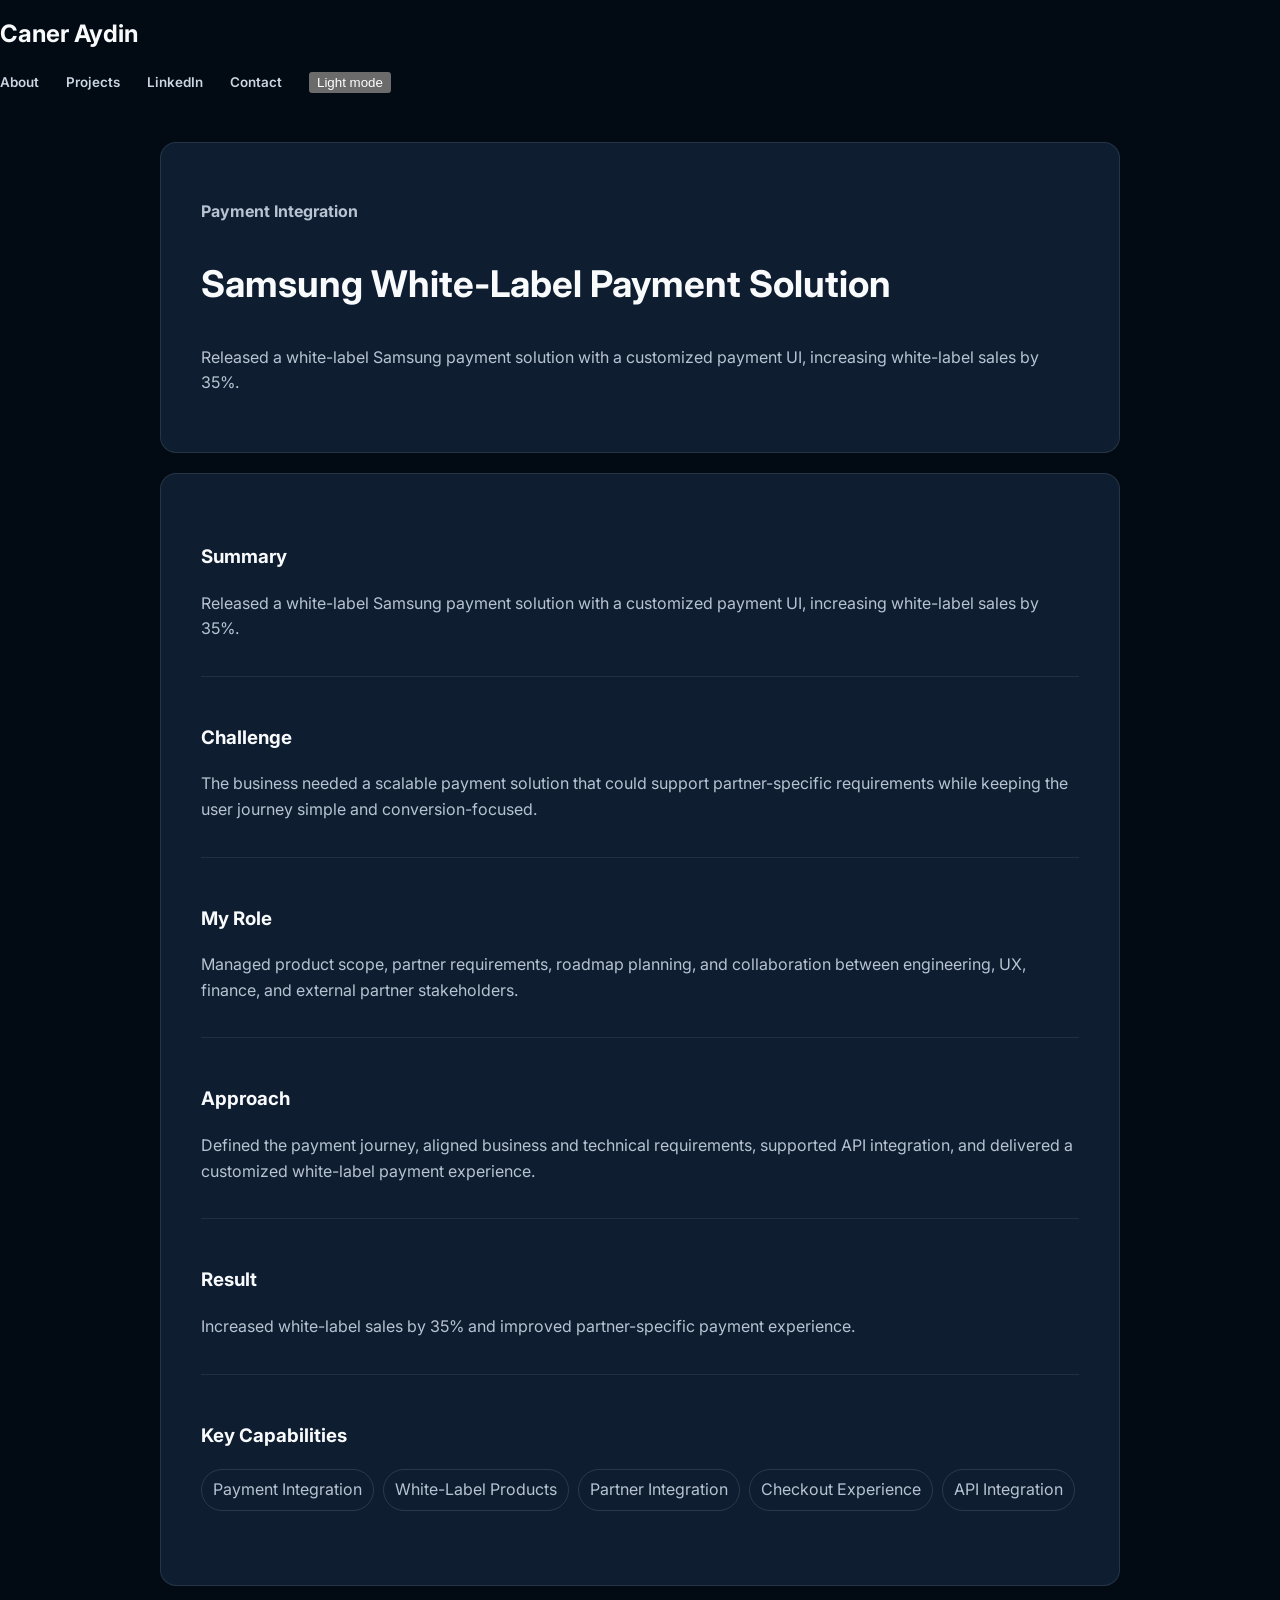
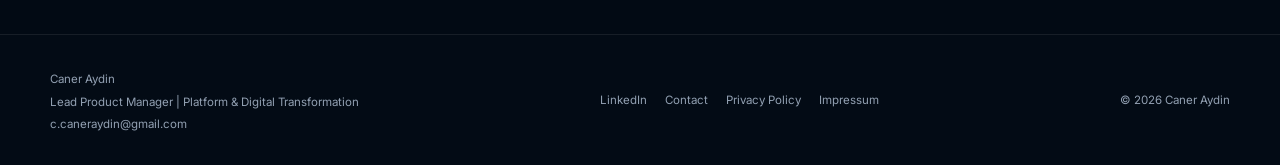
<file: projects/samsung-payment-solution/index.html>
<!DOCTYPE html>
<html lang="en">

<head>
    <meta charset="UTF-8">
    <meta name="viewport" content="width=device-width, initial-scale=1.0">
    <title>Samsung White-Label Payment Solution | Caner Aydin | Lead Product Manager | Platform & Digital Transformation</title>
    <meta name="description" content="Portfolio of Caner Aydin, Lead Product Manager focused on platform transformation, digital channels, checkout, payments, design systems, CMS, AEM, Adobe Target, and API-driven product delivery.">

    <link rel="preconnect" href="https://fonts.googleapis.com">
    <link rel="preconnect" href="https://fonts.gstatic.com" crossorigin>
    <link href="https://fonts.googleapis.com/css2?family=Inter:wght@400;500;600;700;800&display=swap" rel="stylesheet">
    <link rel="stylesheet" href="../../style.css">
</head>

<body>

<a href="#main-content" class="skip-link">Skip to main content</a>

<header>
    <nav aria-label="Primary navigation">
        <h1><a href="../../index.html" class="brand-link">Caner Aydin</a></h1>

        <input type="checkbox" id="menu-toggle" class="menu-toggle" aria-label="Toggle navigation menu">
        <label for="menu-toggle" class="menu-button">
            <span class="sr-only">Menu</span>
            <span></span>
            <span></span>
            <span></span>
        </label>

        <ul id="primary-menu" class="nav-menu">
            <li><a href="../../index.html#about">About</a></li>
            <li><a href="../../index.html#projects">Projects</a></li>
            <li>
                <a href="https://www.linkedin.com/in/cnraydin/" class="nav-icon-link" target="_blank" rel="noopener noreferrer" aria-label="Caner Aydin on LinkedIn">
                    <span>LinkedIn</span>
                </a>
            </li>
            <li><a href="../../index.html#contact">Contact</a></li>
            <li class="theme-toggle-item">
                <button type="button" class="theme-toggle" data-theme-toggle aria-label="Switch to light mode">
                    <span data-theme-toggle-text>Light mode</span>
                </button>
            </li>
        </ul>
    </nav>
</header>

<main id="main-content" class="project-detail">
    <section class="project-detail-hero" aria-labelledby="project-title">
        <p class="project-badge">Payment Integration</p>
        <h2 id="project-title">Samsung White-Label Payment Solution</h2>
        <p>Released a white-label Samsung payment solution with a customized payment UI, increasing white-label sales by 35%.</p>
    </section>

    <section class="project-detail-content">
        <article>
            <h3>Summary</h3>
            <p>Released a white-label Samsung payment solution with a customized payment UI, increasing white-label sales by 35%.</p>
        </article>

        <article>
            <h3>Challenge</h3>
            <p>The business needed a scalable payment solution that could support partner-specific requirements while keeping the user journey simple and conversion-focused.</p>
        </article>

        <article>
            <h3>My Role</h3>
            <p>Managed product scope, partner requirements, roadmap planning, and collaboration between engineering, UX, finance, and external partner stakeholders.</p>
        </article>

        <article>
            <h3>Approach</h3>
            <p>Defined the payment journey, aligned business and technical requirements, supported API integration, and delivered a customized white-label payment experience.</p>
        </article>

        <article>
            <h3>Result</h3>
            <p>Increased white-label sales by 35% and improved partner-specific payment experience.</p>
        </article>

        <article>
            <h3>Key Capabilities</h3>
            <ul class="capability-list">
                <li>Payment Integration</li>
                <li>White-Label Products</li>
                <li>Partner Integration</li>
                <li>Checkout Experience</li>
                <li>API Integration</li>
            </ul>
        </article>
    </section>
</main>

<footer id="footer">
    <div class="footer-inner">
        <div class="footer-profile">
            <p class="footer-name">Caner Aydin</p>
            <p>Lead Product Manager | Platform & Digital Transformation</p>
            <a href="mailto:c.caneraydin@gmail.com">c.caneraydin@gmail.com</a>
        </div>

        <nav class="footer-links" aria-label="Footer navigation">
            <a href="https://www.linkedin.com/in/cnraydin/" target="_blank" rel="noopener noreferrer">LinkedIn</a>
            <a href="../../index.html#contact">Contact</a>
            <a href="../../privacy-policy/" target="_blank" rel="noopener noreferrer">Privacy Policy</a>
            <a href="../../impressum/" target="_blank" rel="noopener noreferrer">Impressum</a>
        </nav>

        <div class="footer-meta">
            <p>© 2026 Caner Aydin</p>
        </div>
    </div>
</footer>

<script src="../../script.js"></script>
<script async src="https://scripts.simpleanalyticscdn.com/latest.js"></script>
</body>

</html>
</file>
<file: style.css>
*{box-sizing:border-box} :root{--navy:#07111f;--navy-2:#0a1828;--panel:#0e1d30;--blue:#3b82f6;--purple:#a855f7;--teal:#14b8a6;--orange:#fb923c;--ink:#101828;--muted:#667085;--line:#e5eaf1;--white:#fff;--shadow:0 20px 50px rgba(15,23,42,.10)} html{scroll-behavior:smooth;color-scheme:dark} body{margin:0;background:#020a14;color:#f8fafc;font-family:Inter,Arial,sans-serif;line-height:1.6} a{color:inherit}.sr-only{position:absolute;width:1px;height:1px;padding:0;margin:-1px;overflow:hidden;clip:rect(0,0,0,0);white-space:nowrap;border:0}.skip-link{position:fixed;z-index:100;top:12px;left:12px;padding:10px 14px;background:#fff;color:#111827;transform:translateY(-150%)}.skip-link:focus{transform:none}a:focus-visible,button:focus-visible,.menu-button:focus-visible{outline:3px solid #60a5fa;outline-offset:4px}
.site-header{position:sticky;z-index:20;top:0;border-bottom:1px solid rgba(255,255,255,.08);background:rgba(4,13,24,.9);backdrop-filter:blur(18px)}.site-header nav{display:flex;align-items:center;justify-content:space-between;width:min(1180px,calc(100% - 40px));min-height:76px;margin:auto;gap:24px}.brand-link{display:flex;flex-direction:column;text-decoration:none;line-height:1.2}.brand-link strong{letter-spacing:.04em}.brand-link span{margin-top:3px;color:#9aaabd;font-size:.72rem}.nav-menu{display:flex;align-items:center;gap:27px;margin:0;padding:0;list-style:none}.nav-menu a{color:#cbd5e1;font-size:.84rem;font-weight:600;text-decoration:none;transition:.2s}.nav-menu a:hover{color:#60a5fa}.nav-cta{padding:9px 20px;border:1px solid #2684ff;border-radius:999px;color:#60a5fa!important}.menu-toggle,.menu-button{display:none}
main{overflow:hidden}.hero{display:grid;grid-template-columns:1.08fr .92fr;align-items:center;gap:42px;width:min(1180px,calc(100% - 40px));min-height:610px;margin:auto;padding:64px 0;background:radial-gradient(circle at 70% 44%,rgba(21,101,192,.25),transparent 35%)}.hero-content{position:relative;z-index:2;min-width:0}.eyebrow{margin:0 0 15px;color:#61a5fa;font-size:.68rem;font-weight:700;letter-spacing:.11em;text-transform:uppercase}.hero h1{max-width:650px;margin:0;font-size:clamp(2.25rem,3.6vw,3.35rem);line-height:1.1;letter-spacing:-.04em}.hero h1 span{background:linear-gradient(90deg,#4298ff,#bf5fff);background-clip:text;color:transparent}.hero-copy{max-width:600px;margin:20px 0 0;color:#aab7c8;font-size:.91rem;line-height:1.6}.hero-actions{display:flex;flex-wrap:wrap;gap:10px;margin-top:25px}.btn{display:inline-flex;align-items:center;justify-content:center;gap:8px;min-height:43px;padding:0 18px;border:1px solid transparent;border-radius:9px;background:linear-gradient(135deg,#2485ff,#4c6fff);box-shadow:0 12px 30px rgba(37,99,235,.28);color:white;font-size:.86rem;font-weight:700;text-decoration:none;transition:.2s}.btn:hover{transform:translateY(-2px);box-shadow:0 16px 35px rgba(37,99,235,.38)}.btn-secondary{background:rgba(255,255,255,.04);border-color:rgba(255,255,255,.28);box-shadow:none}.social-links{display:flex;flex-wrap:wrap;gap:8px;margin-top:15px}.social-links a{padding:6px 10px;border-radius:7px;background:rgba(255,255,255,.055);color:#d7e0eb;font-size:.7rem;text-decoration:none}.social-links a:hover{background:rgba(59,130,246,.18);color:#60a5fa}.hero-visual{position:relative;justify-self:end;width:min(100%,520px);min-height:470px}.portrait-glow{position:absolute;inset:11% 38% 0 0;border-radius:50%;background:radial-gradient(circle,#0e5599 0,rgba(13,73,131,.55) 35%,transparent 70%);filter:blur(12px)}.portrait{position:absolute;left:0;bottom:0;width:62%;height:88%;border-radius:45% 45% 14px 14px;object-fit:cover;object-position:center 24%;filter:saturate(.86) contrast(1.05);mask-image:linear-gradient(#000 88%,transparent)}.capability{position:absolute;right:0;z-index:3;width:185px;padding:11px 13px;border:1px solid rgba(255,255,255,.08);border-radius:10px;background:rgba(15,30,48,.9);box-shadow:0 14px 30px rgba(0,0,0,.28);backdrop-filter:blur(12px);font-size:.69rem;font-weight:700}.capability::before{content:'✦';margin-right:7px;color:#37d0c0}.capability-ai{top:12%}.capability-strategy{top:34%}.capability-strategy::before{content:'◎';color:#5aa0ff}.capability-platform{top:56%}.capability-platform::before{content:'◇';color:#a968ff}.capability-mobile{top:78%}.capability-mobile::before{content:'▯';color:#fb923c}
.light-section{padding:72px max(20px,calc((100% - 1180px)/2));background:#f7f9fc;color:var(--ink)}.section-heading{text-align:center}.section-heading .section-kicker{margin-bottom:6px}.section-heading h2{margin:0;font-size:clamp(1.65rem,2.5vw,2.15rem);letter-spacing:-.03em}.section-heading>p:not(.section-kicker){margin:8px auto 0;color:var(--muted);font-size:.9rem}.section-kicker{margin:0;color:#347df5;font-size:.68rem;font-weight:800;letter-spacing:.12em;text-transform:uppercase}.compact{margin-top:58px}.compact h2{font-size:1.4rem}.focus-grid{display:grid;grid-template-columns:repeat(4,1fr);gap:18px;margin-top:30px}.focus-card{min-height:205px;padding:25px 21px;border:1px solid var(--line);border-radius:16px;background:white;box-shadow:0 8px 30px rgba(15,23,42,.045);text-align:center;transition:.25s}.focus-card:hover{transform:translateY(-5px);box-shadow:var(--shadow)}.card-icon{display:grid;place-items:center;width:40px;height:40px;margin:0 auto 15px;border-radius:11px;background:#eaf2ff;color:var(--blue);font-size:1.35rem}.card-icon.purple{background:#f5ebff;color:var(--purple)}.card-icon.teal{background:#e8faf6;color:var(--teal)}.card-icon.orange{background:#fff1e8;color:var(--orange)}.focus-card h3{margin:0 0 8px;font-size:.92rem}.focus-card p{margin:0;color:var(--muted);font-size:.78rem;line-height:1.55}.industry-row{display:grid;grid-template-columns:repeat(6,1fr);margin-top:22px;border-block:1px solid var(--line)}.industry-row span{display:flex;align-items:center;justify-content:center;gap:9px;min-height:68px;border-right:1px solid var(--line);color:#397fee;font-size:1.15rem}.industry-row span:last-child{border:0}.industry-row b{color:#344054;font-size:.75rem}.project-grid{display:grid;grid-template-columns:repeat(3,1fr);gap:18px;margin-top:25px}.project-card{position:relative;display:flex;flex-direction:column;min-height:270px;padding:23px;border:1px solid rgba(255,255,255,.08);border-radius:15px;overflow:hidden;background:linear-gradient(145deg,#10172f,#081524);box-shadow:0 16px 36px rgba(15,23,42,.15);color:white;text-decoration:none;transition:.25s}.project-card::after{content:'';position:absolute;width:160px;height:160px;top:-80px;right:-70px;border-radius:50%;background:rgba(111,74,255,.2);filter:blur(25px)}.project-card:hover{transform:translateY(-5px);box-shadow:0 20px 42px rgba(15,23,42,.22)}.project-card:focus-visible{outline-color:#2563eb}.project-label{margin:0 0 7px;color:#9a6cff;font-size:.66rem;font-weight:700;text-transform:uppercase}.transformation .project-label{color:#5496ff}.samsung .project-label{color:#d678ff}.design-system .project-label{color:#32d0bd}.content-foundation .project-label{color:#f59e0b}.memodeck .project-label{color:#a855f7}.project-card h3{margin:0 0 10px;font-size:1.08rem;line-height:1.28}.project-card>p:not(.project-label){margin:0;color:#c9d3df;font-size:.77rem;line-height:1.55}.project-link{margin-top:auto;padding-top:18px;color:#73a7ff;font-size:.75rem;font-weight:700}.project-tags{display:flex;flex-wrap:wrap;gap:5px;margin-top:14px}.project-tags span{padding:4px 7px;border:1px solid rgba(255,255,255,.12);border-radius:999px;color:#b8c5d5;font-size:.61rem}.skills-block{margin-top:58px}.pill-row{display:flex;flex-wrap:wrap;justify-content:center;gap:9px;margin-top:21px}.pill-row span{padding:7px 12px;border:1px solid #dfe5ee;border-radius:999px;background:#fff;color:#475467;font-size:.7rem;font-weight:600}.pill-row span::before{content:'✦';margin-right:6px;color:#4c83ff}.about-grid{display:grid;grid-template-columns:1.15fr .95fr;gap:18px;margin-top:44px}.about-card{display:grid;grid-template-columns:135px 1fr;gap:24px;align-items:center;padding:25px;border:1px solid var(--line);border-radius:16px;background:white}.about-card img{width:135px;height:178px;border-radius:12px;object-fit:cover}.about-card h2{margin:4px 0 9px;color:#2563eb;font-size:1.22rem}.about-card p:not(.section-kicker){margin:6px 0;color:#475467;font-size:.76rem;line-height:1.55}.stats-grid{display:grid;grid-template-columns:repeat(2,1fr);border:1px solid var(--line);border-radius:16px;background:#fff;overflow:hidden}.stats-grid div{display:flex;flex-direction:column;align-items:center;justify-content:center;padding:22px;border-right:1px solid var(--line);border-bottom:1px solid var(--line);text-align:center}.stats-grid div:nth-child(2n){border-right:0}.stats-grid div:nth-child(n+3){border-bottom:0}.stats-grid strong{color:#2563eb;font-size:1.45rem}.stats-grid span{color:#667085;font-size:.7rem;font-weight:600}.contact-section{padding:78px 20px;background:radial-gradient(circle at 50% 0,rgba(41,112,199,.2),transparent 45%),var(--navy);text-align:center}.contact-section h2{margin:8px auto 10px;font-size:clamp(1.8rem,3.2vw,2.7rem)}.contact-section p:not(.section-kicker){max-width:620px;margin:0 auto 24px;color:#aab7c8;font-size:.9rem}footer{border-top:1px solid rgba(255,255,255,.08);background:#030b15}.footer-inner{display:flex;align-items:center;justify-content:space-between;gap:25px;width:min(1180px,calc(100% - 40px));min-height:130px;margin:auto;color:#92a0b2;font-size:.72rem}.footer-inner strong{color:#fff}.footer-inner p{margin:4px 0}.footer-inner nav{display:flex;gap:18px}.footer-inner a{text-decoration:none}.footer-inner a:hover{color:#60a5fa}
@media(max-width:980px){.nav-menu{gap:15px}.hero{grid-template-columns:1fr;padding-top:55px}.hero-visual{display:grid;grid-template-columns:repeat(2,minmax(0,1fr));align-content:end;gap:9px;justify-self:center;min-height:550px;padding-top:430px}.portrait-glow{inset:5% 20% 25%}.portrait{left:50%;bottom:115px;width:310px;height:390px;transform:translateX(-50%)}.capability{position:static;width:auto;text-align:center}.focus-grid,.project-grid{grid-template-columns:repeat(2,1fr)}.industry-row{grid-template-columns:repeat(3,1fr)}.industry-row span:nth-child(3){border-right:0}.industry-row span:nth-child(-n+3){border-bottom:1px solid var(--line)}.about-grid{grid-template-columns:1fr}}
@media(max-width:720px){.site-header nav{min-height:64px}.menu-button{display:flex;flex-direction:column;gap:5px;padding:10px;cursor:pointer}.menu-button span:not(.sr-only){width:24px;height:2px;background:white}.nav-menu{position:absolute;top:64px;left:0;right:0;display:none;flex-direction:column;align-items:stretch;padding:20px;background:#07111f;border-top:1px solid rgba(255,255,255,.1)}.menu-toggle:checked~.nav-menu{display:flex}.nav-menu a{display:block;padding:8px}.hero{width:min(100% - 30px,1180px);min-height:auto;padding:50px 0 28px}.hero h1{font-size:2rem;line-height:1.12}.hero-copy{font-size:.84rem}.hero-visual{width:100%;min-height:500px;padding-top:385px}.portrait{bottom:105px;width:270px;height:345px}.capability{font-size:.62rem;padding:9px 7px}.light-section{padding-block:56px}.focus-grid,.project-grid{grid-template-columns:1fr}.industry-row{grid-template-columns:repeat(2,1fr)}.industry-row span:nth-child(n){border-right:1px solid var(--line);border-bottom:1px solid var(--line)}.industry-row span:nth-child(2n){border-right:0}.industry-row span:nth-last-child(-n+2){border-bottom:0}.about-card{grid-template-columns:1fr;text-align:center}.about-card img{margin:auto}.footer-inner{flex-direction:column;justify-content:center;padding:34px 0;text-align:center}.footer-inner nav{flex-wrap:wrap;justify-content:center}}
@media(max-width:420px){.hero h1{font-size:1.78rem}.hero-actions .btn{width:100%}.hero-visual{min-height:475px;padding-top:365px}.portrait{bottom:100px;width:245px;height:320px}.capability{max-width:none}.stats-grid{grid-template-columns:1fr}.stats-grid div:nth-child(n){border-right:0;border-bottom:1px solid var(--line)}.stats-grid div:last-child{border-bottom:0}}
@media(prefers-reduced-motion:reduce){html{scroll-behavior:auto}*,*::before,*::after{transition:none!important}}

/* Shared legacy page styles */
.legal-page,.project-detail{width:min(960px,calc(100% - 40px));margin:48px auto}.legal-card,.project-detail-hero,.project-detail-content{padding:40px;border:1px solid rgba(255,255,255,.1);border-radius:16px;background:var(--panel)}.legal-card h2,.project-detail h2{font-size:2.3rem}.legal-card h3,.project-detail-content h3{margin-top:28px}.legal-card p,.project-detail p,.project-detail li{color:#b7c3d2}.project-detail-content{display:grid;gap:18px;margin-top:20px}.project-detail-content article{padding-bottom:18px;border-bottom:1px solid rgba(255,255,255,.08)}.project-detail-content article:last-child{border:0}.project-badge{color:#60a5fa;font-weight:700}.capability-list{display:flex;flex-wrap:wrap;gap:9px;padding:0;list-style:none}.capability-list li{padding:7px 11px;border:1px solid rgba(255,255,255,.12);border-radius:999px}.back-link{display:inline-block;margin-bottom:18px;color:#60a5fa;text-decoration:none}
</file>
<file: monday/style.css>
:root {
    --bg: #07111f;
    --panel: #0d1b2d;
    --line: rgba(255, 255, 255, 0.14);
    --text: #f8fafc;
    --muted: #aebdce;
    --green: #10b981;
    --green-soft: rgba(16, 185, 129, 0.14);
}

* {
    box-sizing: border-box;
}

html {
    color-scheme: dark;
}

body {
    min-height: 100vh;
    margin: 0;
    overflow: hidden;
    font-family: Inter, Arial, sans-serif;
    color: var(--text);
    background:
        linear-gradient(rgba(255, 255, 255, 0.025) 1px, transparent 1px),
        linear-gradient(90deg, rgba(255, 255, 255, 0.025) 1px, transparent 1px),
        radial-gradient(circle at 50% 20%, #123050 0, var(--bg) 48%);
    background-size: 42px 42px, 42px 42px, auto;
}

body::before {
    content: "";
    position: fixed;
    inset: 0;
    pointer-events: none;
    background: linear-gradient(180deg, transparent 65%, rgba(0, 0, 0, 0.28));
}

main {
    position: relative;
    z-index: 1;
    display: grid;
    align-content: center;
    justify-items: center;
    min-height: 100vh;
    width: min(1060px, calc(100% - 40px));
    margin: 0 auto;
    padding: 44px 0;
    text-align: center;
}

.eyebrow {
    margin: 0 0 18px;
    padding: 6px 10px;
    border: 1px solid rgba(16, 185, 129, 0.3);
    border-radius: 999px;
    color: var(--green);
    background: var(--green-soft);
    font-size: 0.78rem;
    font-weight: 800;
    text-transform: uppercase;
}

h1 {
    max-width: 900px;
    margin: 0;
    font-size: clamp(2.4rem, 7vw, 5.7rem);
    line-height: 0.98;
}

.intro {
    max-width: 610px;
    margin: 22px 0 0;
    color: var(--muted);
    font-size: clamp(1rem, 2vw, 1.25rem);
}

.countdown {
    display: grid;
    grid-template-columns: minmax(110px, 1fr) auto minmax(110px, 1fr) auto minmax(110px, 1fr) auto minmax(110px, 1fr);
    align-items: center;
    width: min(940px, 100%);
    margin-top: 52px;
    padding: 24px;
    border-top: 1px solid var(--line);
    border-bottom: 1px solid var(--line);
}

.time-unit {
    display: grid;
    justify-items: center;
    min-width: 0;
}

.time-unit strong {
    font-variant-numeric: tabular-nums;
    font-size: clamp(2.7rem, 7vw, 6rem);
    line-height: 1;
    letter-spacing: 0;
}

.time-unit span {
    margin-top: 12px;
    color: var(--muted);
    font-size: 0.78rem;
    font-weight: 800;
    text-transform: uppercase;
}

.separator {
    align-self: start;
    padding-top: clamp(4px, 1.2vw, 14px);
    color: rgba(255, 255, 255, 0.26);
    font-size: clamp(2.2rem, 5vw, 4.5rem);
    font-weight: 700;
    line-height: 1;
}

.status {
    display: flex;
    align-items: center;
    gap: 10px;
    margin-top: 30px;
}

.status p,
.fine-print {
    margin: 0;
    color: var(--muted);
    font-size: 0.9rem;
    font-weight: 600;
}

.status-light {
    width: 9px;
    height: 9px;
    border-radius: 50%;
    background: var(--green);
    box-shadow: 0 0 16px var(--green);
    animation: pulse 1.8s ease-in-out infinite;
}

.fine-print {
    margin-top: 16px;
    color: rgba(174, 189, 206, 0.68);
}

#fireworks {
    position: fixed;
    inset: 0;
    z-index: 10;
    width: 100%;
    height: 100%;
    pointer-events: none;
}

body.celebrating main {
    animation: celebration-glow 900ms ease-in-out infinite alternate;
}

body.celebrating .status-light {
    background: #fbbf24;
    box-shadow: 0 0 20px #fbbf24;
}

@keyframes pulse {
    50% {
        opacity: 0.4;
        transform: scale(0.82);
    }
}

@keyframes celebration-glow {
    to {
        filter: drop-shadow(0 0 18px rgba(16, 185, 129, 0.28));
    }
}

@media (max-width: 720px) {
    body {
        overflow: auto;
    }

    main {
        width: min(100% - 28px, 520px);
        padding: 36px 0;
    }

    .countdown {
        grid-template-columns: repeat(2, minmax(0, 1fr));
        gap: 28px 12px;
        margin-top: 38px;
        padding: 28px 12px;
    }

    .separator {
        display: none;
    }

    .time-unit strong {
        font-size: clamp(3rem, 18vw, 5rem);
    }

    .status {
        align-items: flex-start;
        text-align: left;
    }

    .status-light {
        margin-top: 6px;
        flex: 0 0 auto;
    }
}

@media (prefers-reduced-motion: reduce) {
    *,
    *::before,
    *::after {
        scroll-behavior: auto !important;
        animation-duration: 0.01ms !important;
        animation-iteration-count: 1 !important;
    }

    #fireworks {
        display: none;
    }
}
</file>
